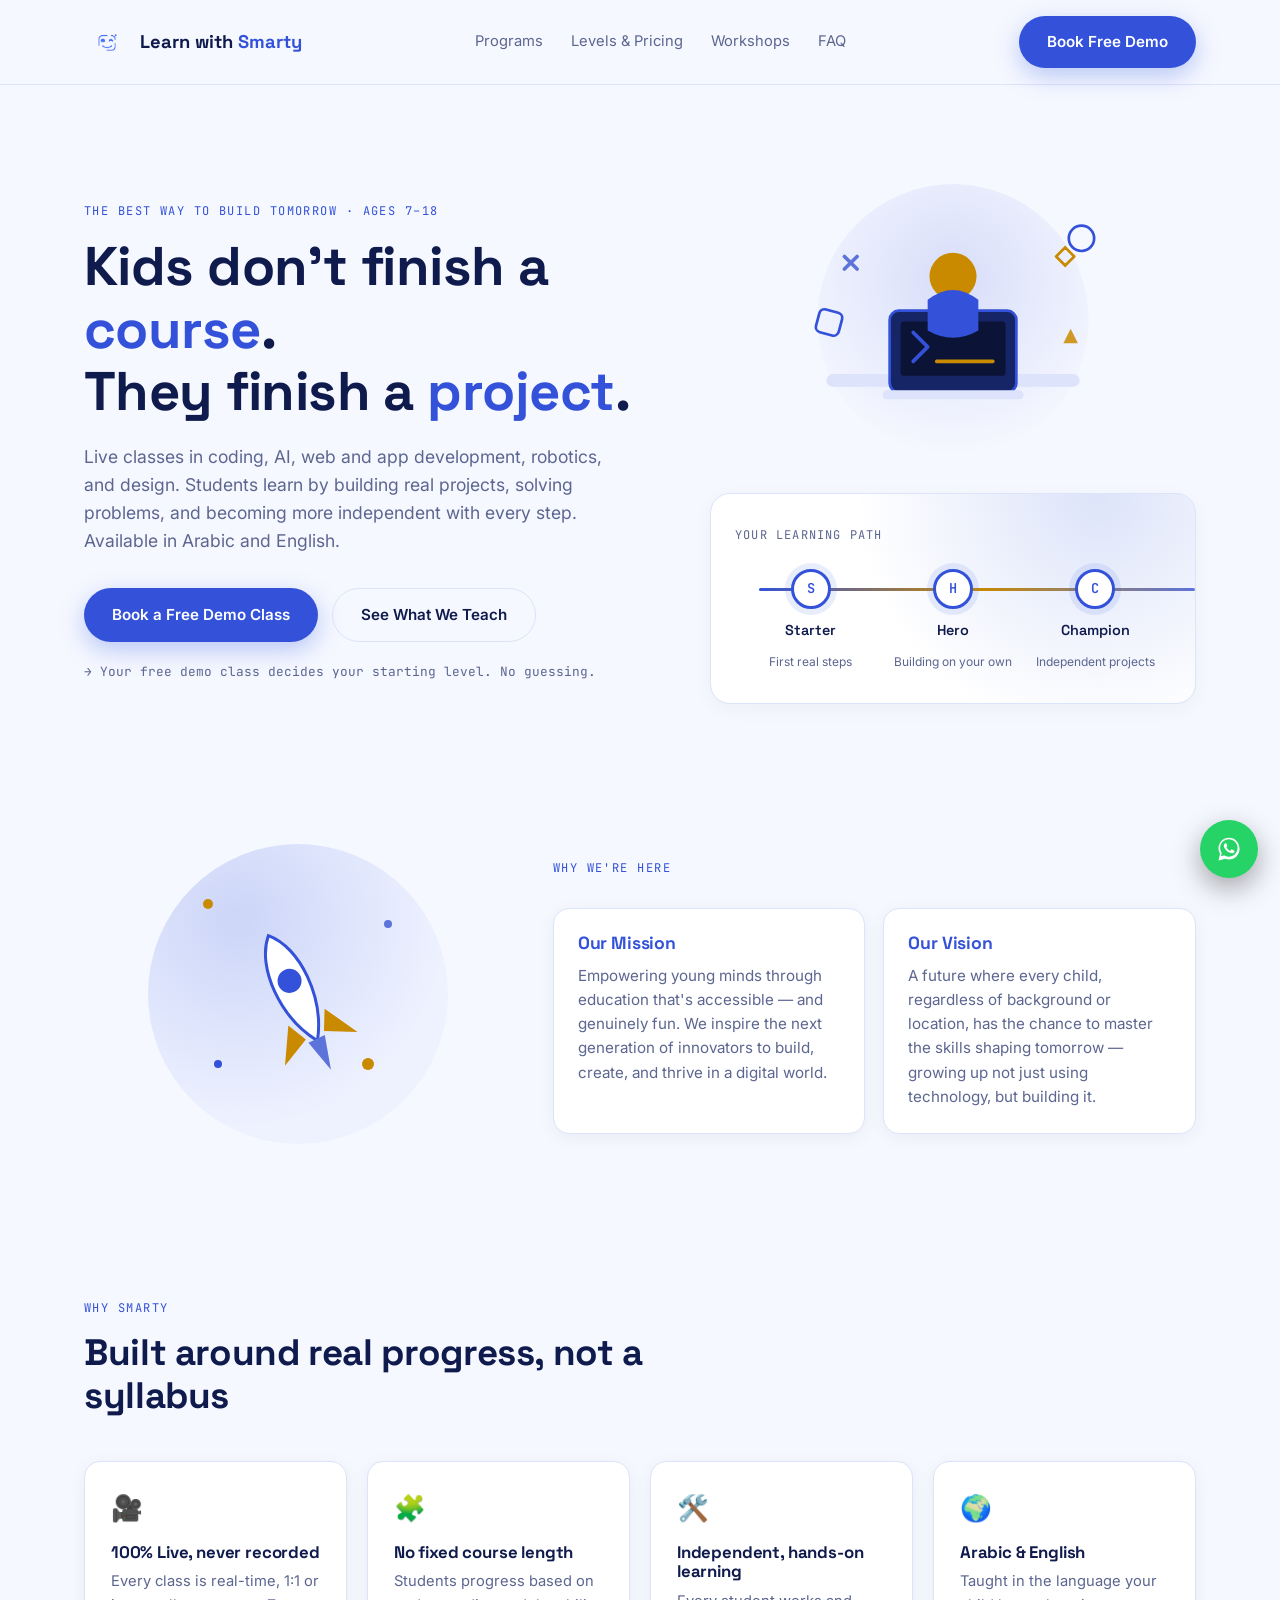
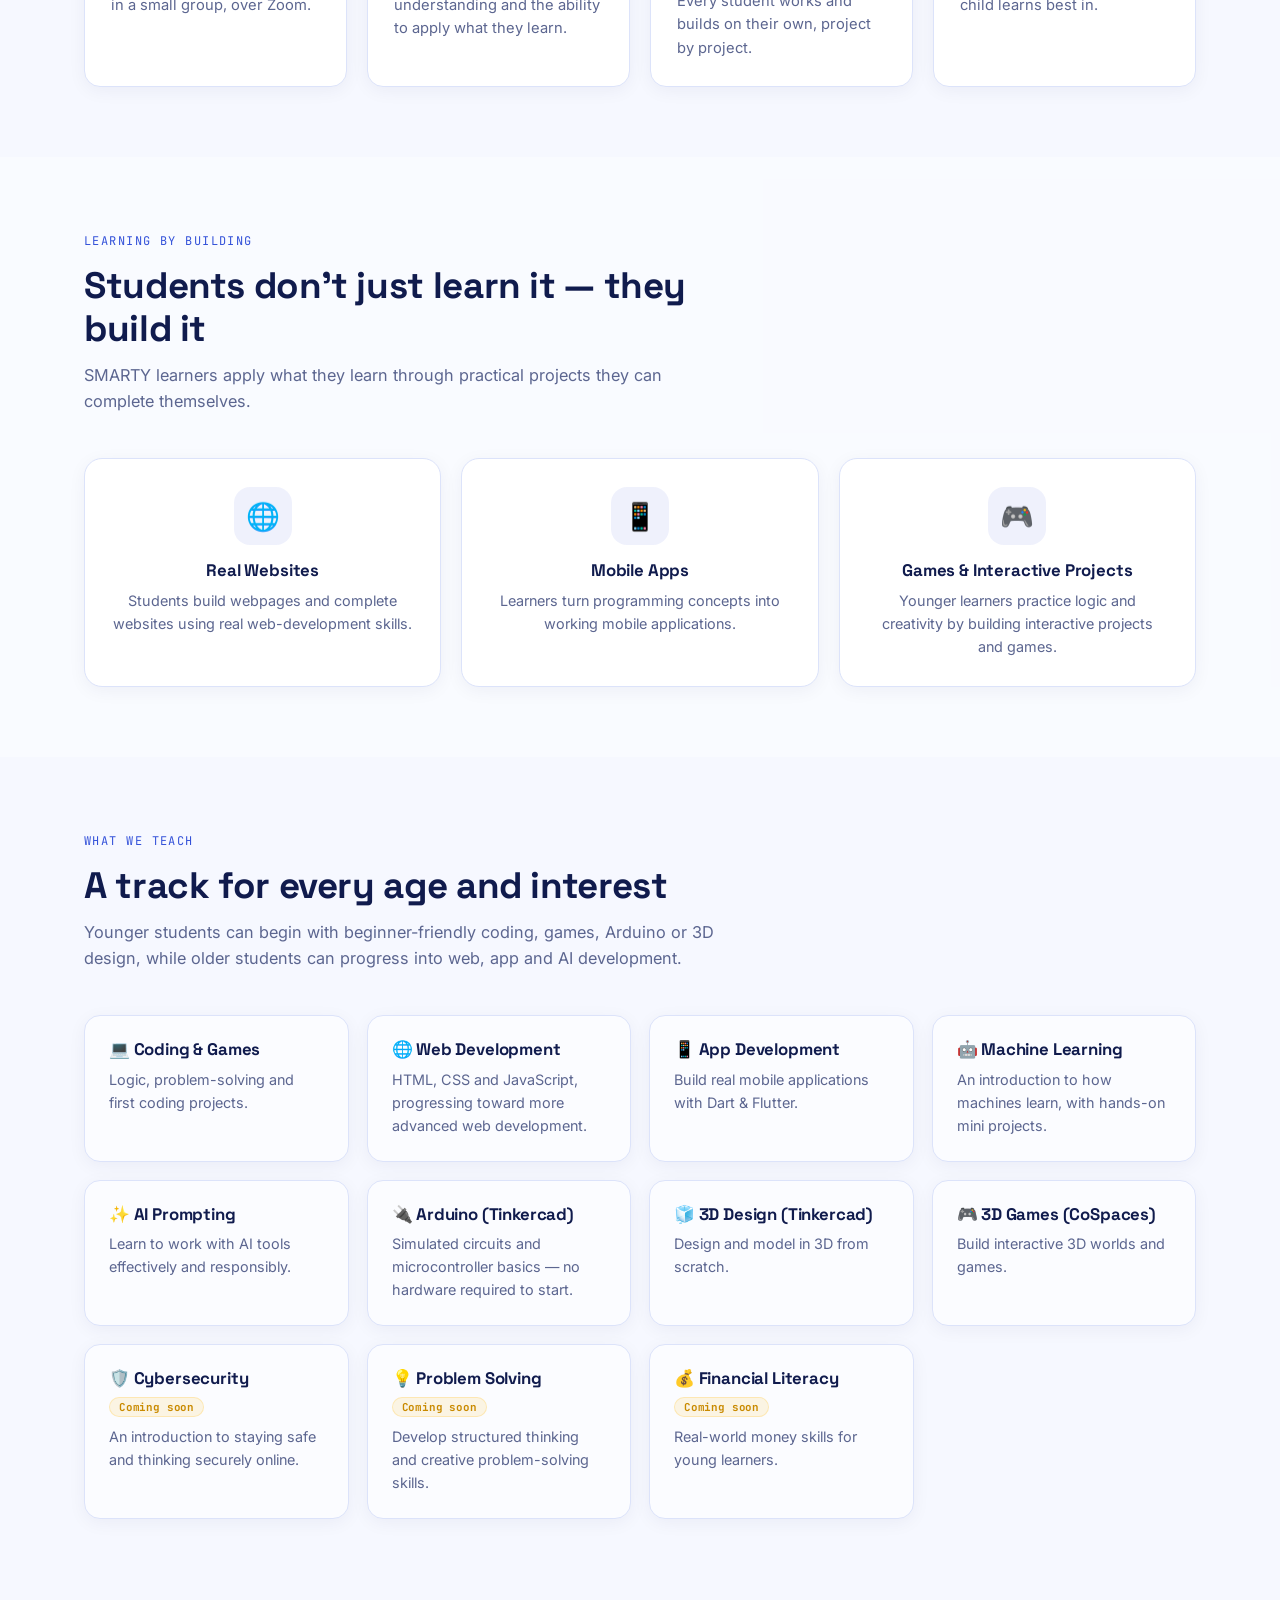
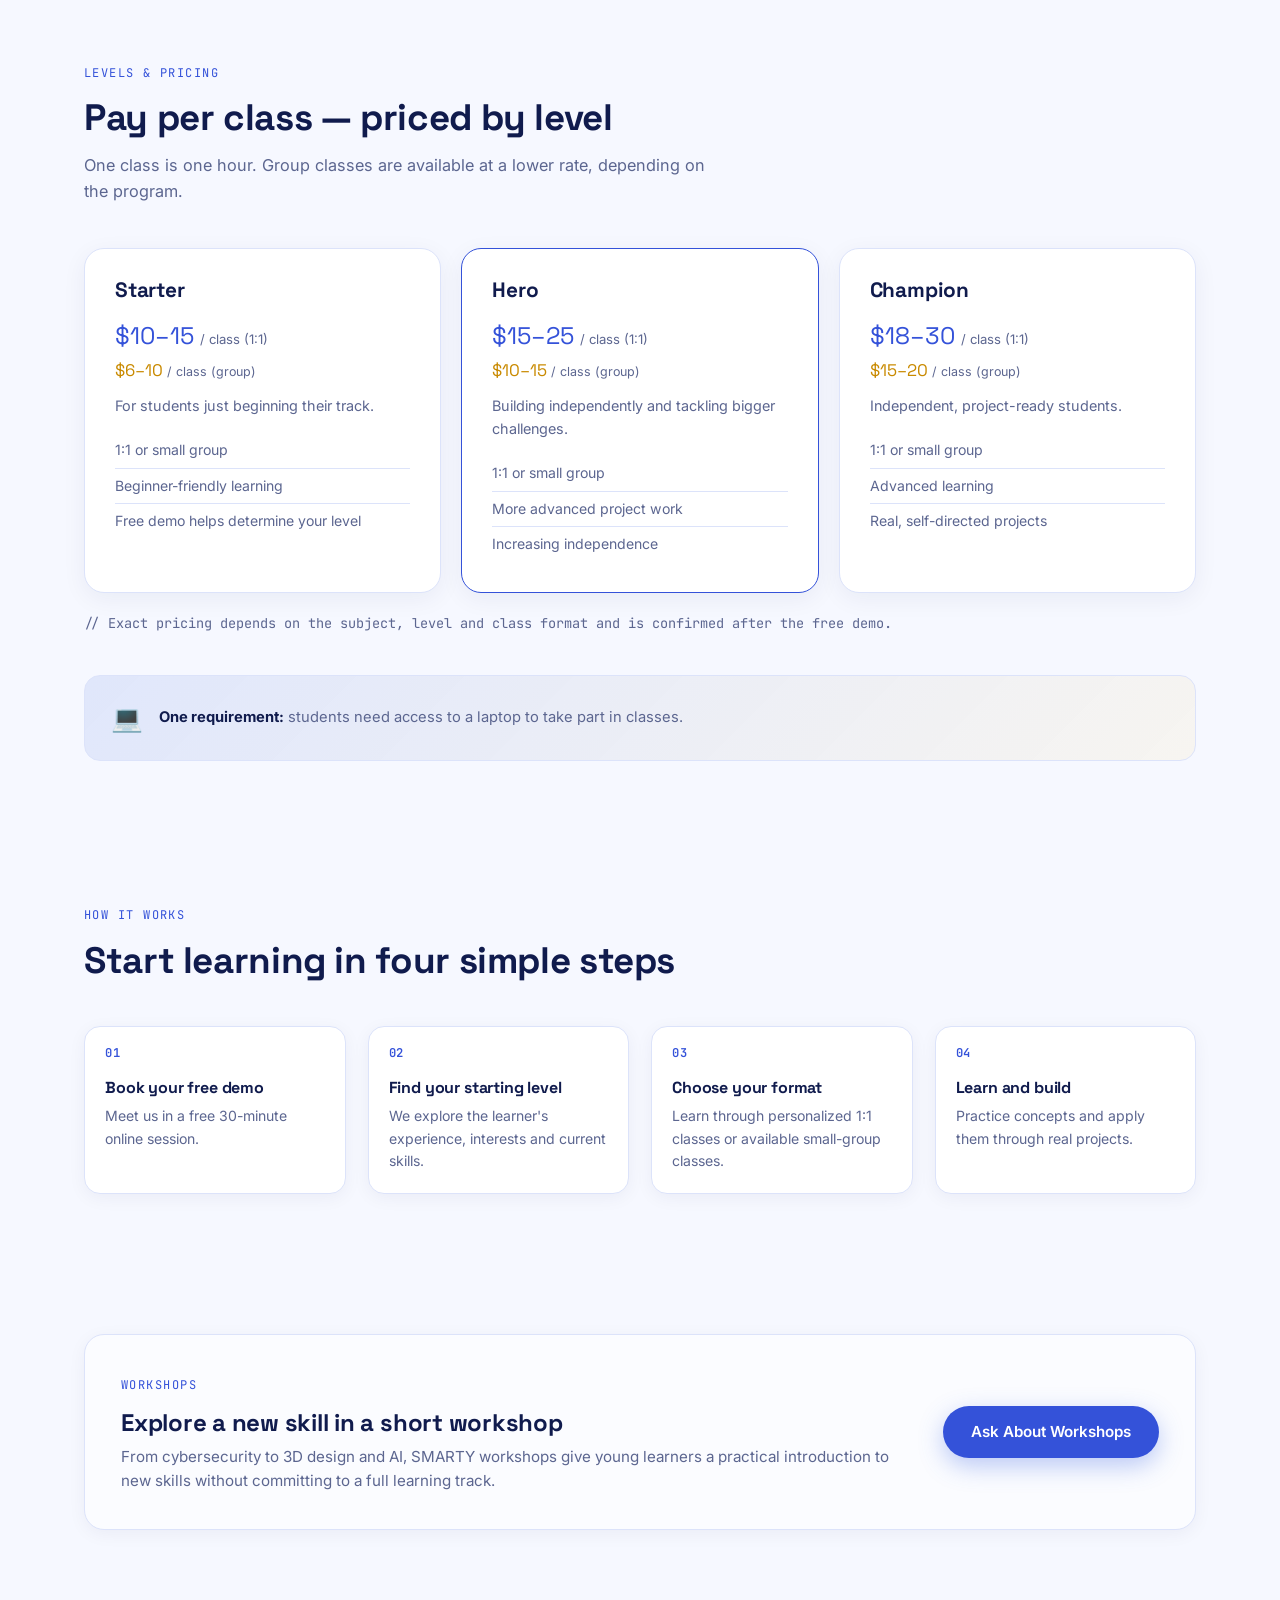
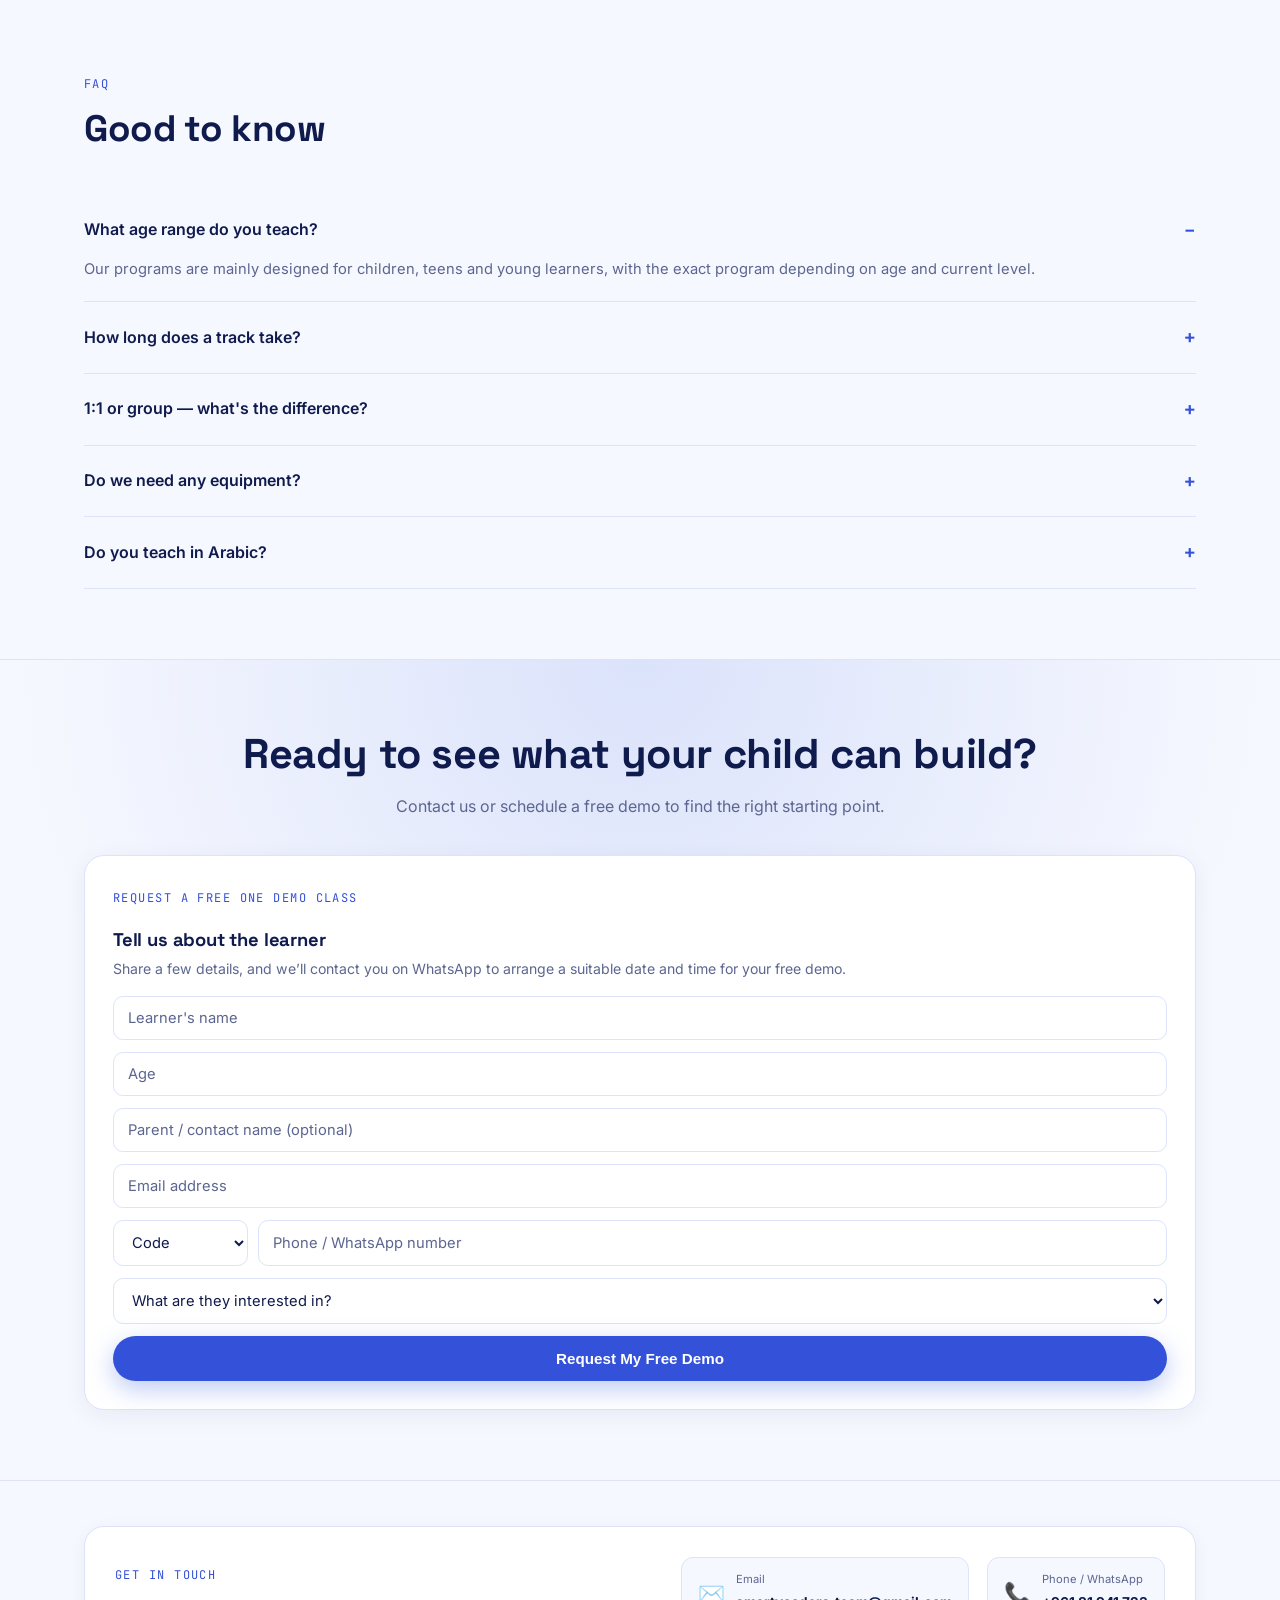
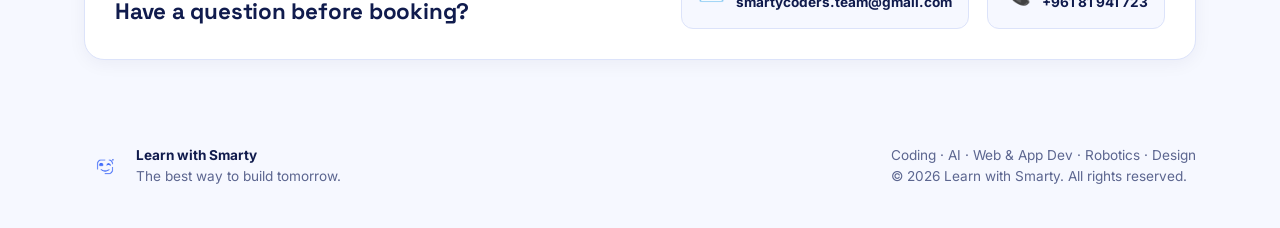
<file: index.html>
<!DOCTYPE html>
<html lang="en">

<head>
    <meta charset="UTF-8">

    <meta name="viewport"
          content="width=device-width, initial-scale=1.0">

    <title>Learn with Smarty — The Best Way to Build Tomorrow | Live Tech Classes for Kids & Teens</title>

    <meta name="description"
          content="Learn with Smarty: live 1:1 and small-group Zoom classes for kids & teens: coding, web development, app development, machine learning, AI, Arduino, 3D design and games. Free demo class decides your level. Arabic & English.">

    <meta name="keywords"
          content="kids coding classes, online coding for kids, live 1:1 tech classes, learn Arduino kids, AI classes for kids, Flutter for kids, kids web development, Arabic coding classes for kids">

    <meta property="og:title"
          content="Smarty — Live Tech Classes for Kids & Teens">

    <meta property="og:description"
          content="1:1 and group live Zoom classes: coding, AI, web & app development, robotics and design. Free demo class.">

    <meta property="og:type"
          content="website">

    <meta name="robots"
          content="index, follow">


    <!-- GOOGLE FONTS -->

    <link rel="preconnect"
          href="https://fonts.googleapis.com">

    <link rel="preconnect"
          href="https://fonts.gstatic.com"
          crossorigin>

    <link href="https://fonts.googleapis.com/css2?family=Space+Grotesk:wght@500;600;700&family=Inter:wght@400;500;600;700&family=JetBrains+Mono:wght@500&display=swap"
          rel="stylesheet">


    <!-- CSS -->
    <link
    rel="stylesheet"
    href="https://cdnjs.cloudflare.com/ajax/libs/font-awesome/6.7.2/css/all.min.css">

    <link rel="stylesheet"
          href="style.css">


    <!-- STRUCTURED DATA -->

    <script type="application/ld+json">
        {
            "@context": "https://schema.org",
            "@type": "EducationalOrganization",
            "name": "Learn with Smarty",
            "slogan": "The best way to build tomorrow",
            "description": "Live 1:1 and group online classes for kids and teens: coding, AI, web and app development, robotics and design.",
            "areaServed": "Worldwide"
        }
    </script>

</head>


<body>


<!-- ====================================================
     NAVIGATION
==================================================== -->

<header>

    <nav>

        <a href="#home"
           class="logo">

            <img src="images/logo.png"
                 alt="Learn with Smarty Logo"
                 class="logo-image">

            <div>
                Learn with
                <span>Smarty</span>
            </div>

        </a>


        <div class="nav-links"
             id="navLinks">

            <a href="#programs">
                Programs
            </a>

            <a href="#levels">
                Levels & Pricing
            </a>

            <a href="#workshops">
                Workshops
            </a>

            <a href="#faq">
                FAQ
            </a>

        </div>


        <div class="nav-right">

            <a href="#book"
               class="btn btn-primary nav-cta">

                Book Free Demo

            </a>


            <button class="menu-btn"
                    id="menuBtn"
                    aria-label="Open menu">

                ☰

            </button>

        </div>

    </nav>

</header>



<main>


<!-- ====================================================
     HERO
==================================================== -->

<section class="hero"
         id="home">

    <div class="wrap hero-grid">


        <!-- HERO CONTENT -->

        <div class="hero-content">


            <span class="eyebrow">

                The Best Way to Build Tomorrow · Ages 7–18

            </span>


            <h1>

                Kids don't finish a

                <em>course</em>.

                <br>

                They finish a

                <em>project</em>.

            </h1>



            <!-- MOBILE HERO ILLUSTRATION -->

            <div class="mobile-hero-visual">

                <svg class="hero-illustration"
                     viewBox="0 0 420 320"
                     xmlns="http://www.w3.org/2000/svg">


                    <circle cx="210"
                            cy="160"
                            r="150"
                            fill="url(#heroGlowMobile)"/>


                    <defs>

                        <radialGradient id="heroGlowMobile"
                                        cx="50%"
                                        cy="35%"
                                        r="65%">

                            <stop offset="0%"
                                  stop-color="#3452D9"
                                  stop-opacity="0.16"/>

                            <stop offset="100%"
                                  stop-color="#3452D9"
                                  stop-opacity="0"/>

                        </radialGradient>

                    </defs>


                    <rect x="70"
                          y="220"
                          width="280"
                          height="14"
                          rx="7"
                          fill="#DCE3FA"/>


                    <rect x="140"
                          y="150"
                          width="140"
                          height="90"
                          rx="10"
                          fill="#152565"
                          stroke="#3452D9"
                          stroke-width="3"/>


                    <rect x="152"
                          y="162"
                          width="116"
                          height="60"
                          rx="4"
                          fill="#0B1436"/>


                    <polyline points="166,206 182,190 166,174"
                              fill="none"
                              stroke="#3452D9"
                              stroke-width="4"
                              stroke-linecap="round"
                              stroke-linejoin="round"/>


                    <line x1="192"
                          y1="206"
                          x2="254"
                          y2="206"
                          stroke="#C98A00"
                          stroke-width="4"
                          stroke-linecap="round"/>


                    <rect x="132"
                          y="238"
                          width="156"
                          height="10"
                          rx="5"
                          fill="#DCE3FA"/>


                    <circle cx="210"
                            cy="112"
                            r="26"
                            fill="#C98A00"/>


                    <path d="M182 138 q28 -22 56 0 l0 34 q-28 16 -56 0 z"
                          fill="#3452D9"/>


                    <g stroke="#C98A00"
                       stroke-width="3"
                       fill="none"
                       stroke-linecap="round">

                        <path d="M330 90 l10 -10 10 10 M330 90 l10 10 10 -10"
                              transform="translate(-6,0)"/>

                    </g>


                    <circle cx="352"
                            cy="70"
                            r="14"
                            fill="none"
                            stroke="#3452D9"
                            stroke-width="3"/>


                    <path d="M90 90 l14 14 M104 90 l-14 14"
                          stroke="#5C74D9"
                          stroke-width="4"
                          stroke-linecap="round"/>


                    <rect x="60"
                          y="150"
                          width="26"
                          height="26"
                          rx="6"
                          fill="none"
                          stroke="#3452D9"
                          stroke-width="3"
                          transform="rotate(15 73 163)"/>


                    <path d="M340 170 l8 16 h-16 z"
                          fill="#C98A00"
                          opacity="0.85"/>

                </svg>

            </div>



            <p class="lead">

               Live classes in coding, AI, web and app development, robotics, and design.

Students learn by building real projects, solving problems, and becoming more independent with every step.

Available in Arabic and English.


            </p>


            <div class="hero-actions">

                <a href="#book"
                   class="btn btn-primary">

                    Book a Free Demo Class

                </a>


                <a href="#programs"
                   class="btn btn-ghost">

                    See What We Teach

                </a>

            </div>


            <div class="hero-note">

                → Your free demo class decides your starting level.
                No guessing.

            </div>

        </div>



        <!-- HERO RIGHT -->

        <div class="hero-right">


            <!-- DESKTOP HERO ILLUSTRATION -->

            <div class="desktop-hero-visual hero-visual">

                <svg class="hero-illustration"
                     viewBox="0 0 420 320"
                     xmlns="http://www.w3.org/2000/svg">


                    <circle cx="210"
                            cy="160"
                            r="150"
                            fill="url(#heroGlowDesktop)"/>


                    <defs>

                        <radialGradient id="heroGlowDesktop"
                                        cx="50%"
                                        cy="35%"
                                        r="65%">

                            <stop offset="0%"
                                  stop-color="#3452D9"
                                  stop-opacity="0.16"/>

                            <stop offset="100%"
                                  stop-color="#3452D9"
                                  stop-opacity="0"/>

                        </radialGradient>

                    </defs>


                    <rect x="70"
                          y="220"
                          width="280"
                          height="14"
                          rx="7"
                          fill="#DCE3FA"/>


                    <rect x="140"
                          y="150"
                          width="140"
                          height="90"
                          rx="10"
                          fill="#152565"
                          stroke="#3452D9"
                          stroke-width="3"/>


                    <rect x="152"
                          y="162"
                          width="116"
                          height="60"
                          rx="4"
                          fill="#0B1436"/>


                    <polyline points="166,206 182,190 166,174"
                              fill="none"
                              stroke="#3452D9"
                              stroke-width="4"
                              stroke-linecap="round"
                              stroke-linejoin="round"/>


                    <line x1="192"
                          y1="206"
                          x2="254"
                          y2="206"
                          stroke="#C98A00"
                          stroke-width="4"
                          stroke-linecap="round"/>


                    <rect x="132"
                          y="238"
                          width="156"
                          height="10"
                          rx="5"
                          fill="#DCE3FA"/>


                    <circle cx="210"
                            cy="112"
                            r="26"
                            fill="#C98A00"/>


                    <path d="M182 138 q28 -22 56 0 l0 34 q-28 16 -56 0 z"
                          fill="#3452D9"/>


                    <g stroke="#C98A00"
                       stroke-width="3"
                       fill="none"
                       stroke-linecap="round">

                        <path d="M330 90 l10 -10 10 10 M330 90 l10 10 10 -10"
                              transform="translate(-6,0)"/>

                    </g>


                    <circle cx="352"
                            cy="70"
                            r="14"
                            fill="none"
                            stroke="#3452D9"
                            stroke-width="3"/>


                    <path d="M90 90 l14 14 M104 90 l-14 14"
                          stroke="#5C74D9"
                          stroke-width="4"
                          stroke-linecap="round"/>


                    <rect x="60"
                          y="150"
                          width="26"
                          height="26"
                          rx="6"
                          fill="none"
                          stroke="#3452D9"
                          stroke-width="3"
                          transform="rotate(15 73 163)"/>


                    <path d="M340 170 l8 16 h-16 z"
                          fill="#C98A00"
                          opacity="0.85"/>

                </svg>

            </div>



            <!-- LEARNING PATH -->

            <div class="path-card">

                <div class="path-title">

                    Your Learning Path

                </div>


                <div class="path-track">

                    <div class="path-line"></div>

                    <div class="path-line-fill"
                         id="pathFill">
                    </div>


                    <div class="path-nodes">


                        <div class="node active">

                            <div class="dot">
                                S
                            </div>

                            <div class="node-label">
                                Starter
                            </div>

                            <div class="node-sub">
                                First real steps
                            </div>

                        </div>


                        <div class="node active">

                            <div class="dot">
                                H
                            </div>

                            <div class="node-label">
                                Hero
                            </div>

                            <div class="node-sub">
                                Building on your own
                            </div>

                        </div>


                        <div class="node active">

                            <div class="dot">
                                C
                            </div>

                            <div class="node-label">
                                Champion
                            </div>

                            <div class="node-sub">
                                Independent projects
                            </div>

                        </div>


                    </div>

                </div>

            </div>


        </div>

    </div>

</section>



<!-- ====================================================
     MISSION & VISION
==================================================== -->

<section id="mission">

    <div class="wrap mission-grid">


        <!-- ROCKET -->

        <svg class="mission-illustration"
             viewBox="0 0 320 320"
             xmlns="http://www.w3.org/2000/svg">


            <circle cx="160"
                    cy="160"
                    r="150"
                    fill="#EEF2FF"/>


            <circle cx="160"
                    cy="160"
                    r="150"
                    fill="url(#missionGlow)"/>


            <defs>

                <radialGradient id="missionGlow"
                                cx="30%"
                                cy="25%"
                                r="70%">

                    <stop offset="0%"
                          stop-color="#3452D9"
                          stop-opacity="0.18"/>

                    <stop offset="100%"
                          stop-color="#3452D9"
                          stop-opacity="0"/>

                </radialGradient>

            </defs>


            <g transform="translate(160 165) rotate(-25)">

                <path d="M0 -70 C24 -46 24 10 0 46 C-24 10 -24 -46 0 -70Z"
                      fill="#FFFFFF"
                      stroke="#3452D9"
                      stroke-width="3"/>

                <circle cx="0"
                        cy="-20"
                        r="12"
                        fill="#3452D9"/>

                <path d="M-20 20 L-40 55 L-10 40Z"
                      fill="#C98A00"/>

                <path d="M20 20 L40 55 L10 40Z"
                      fill="#C98A00"/>

                <path d="M-9 44 L0 78 L9 44Z"
                      fill="#5C74D9"/>

            </g>


            <circle cx="70"
                    cy="70"
                    r="5"
                    fill="#C98A00"/>

            <circle cx="250"
                    cy="90"
                    r="4"
                    fill="#5C74D9"/>

            <circle cx="230"
                    cy="230"
                    r="6"
                    fill="#C98A00"/>

            <circle cx="80"
                    cy="230"
                    r="4"
                    fill="#3452D9"/>

        </svg>



        <!-- MISSION CONTENT -->

        <div class="mission-content">

            <span class="eyebrow">
                Why We're Here
            </span>


            <div class="mv-grid">


                <div class="mv-card">

                    <h3>
                        Our Mission
                    </h3>

                    <p>

                        Empowering young minds through education
                        that's accessible — and genuinely fun.

                        We inspire the next generation of innovators
                        to build, create, and thrive in a digital world.

                    </p>

                </div>


                <div class="mv-card">

                    <h3>
                        Our Vision
                    </h3>

                    <p>

                        A future where every child, regardless of
                        background or location, has the chance to master
                        the skills shaping tomorrow — growing up not just
                        using technology, but building it.

                    </p>

                </div>


            </div>

        </div>


    </div>

</section>



<!-- ====================================================
     WHY SMARTY
==================================================== -->

<section id="why">

    <div class="wrap">


        <div class="section-head">

            <span class="eyebrow">
                Why Smarty
            </span>

            <h2>
                Built around real progress, not a syllabus
            </h2>

        </div>


        <div class="grid-4">


            <div class="why-card">

                <div class="ico">
                    🎥
                </div>

                <h3>
                    100% Live, never recorded
                </h3>

                <p>

                    Every class is real-time,
                    1:1 or in a small group, over Zoom.

                </p>

            </div>


            <div class="why-card">

                <div class="ico">
                    🧩
                </div>

                <h3>
                    No fixed course length
                </h3>

                <p>

                    Students progress based on understanding
                    and the ability to apply what they learn.

                </p>

            </div>


            <div class="why-card">

                <div class="ico">
                    🛠️
                </div>

                <h3>
                    Independent, hands-on learning
                </h3>

                <p>

                    Every student works and builds on their own,
                    project by project.

                </p>

            </div>


            <div class="why-card">

                <div class="ico">
                    🌍
                </div>

                <h3>
                    Arabic & English
                </h3>

                <p>

                    Taught in the language your child learns best in.

                </p>

            </div>


        </div>

    </div>

</section>



<!-- ====================================================
     SOCIAL PROOF
==================================================== -->

<section id="results">

    <div class="wrap">


        <div class="section-head">

            <span class="eyebrow">
                Learning By Building
            </span>

            <h2>
                Students don't just learn it — they build it
            </h2>

            <p>

                SMARTY learners apply what they learn through
                practical projects they can complete themselves.

            </p>

        </div>



        <div class="proof-grid">


            <div class="proof-card">

                <div class="proof-icon">
                    🌐
                </div>

                <h3>
                    Real Websites
                </h3>

                <p>

                    Students build webpages and complete websites
                    using real web-development skills.

                </p>

            </div>


            <div class="proof-card">

                <div class="proof-icon">
                    📱
                </div>

                <h3>
                    Mobile Apps
                </h3>

                <p>

                    Learners turn programming concepts into
                    working mobile applications.

                </p>

            </div>


            <div class="proof-card">

                <div class="proof-icon">
                    🎮
                </div>

                <h3>
                    Games & Interactive Projects
                </h3>

                <p>

                    Younger learners practice logic and creativity
                    by building interactive projects and games.

                </p>

            </div>


        </div>

    </div>

</section>



<!-- ====================================================
     PROGRAMS
==================================================== -->

<section id="programs">

    <div class="wrap">


        <div class="section-head">

            <span class="eyebrow">
                What We Teach
            </span>

            <h2>
                A track for every age and interest
            </h2>

            <p>

                Younger students can begin with beginner-friendly
                coding, games, Arduino or 3D design, while older
                students can progress into web, app and AI development.

            </p>

        </div>



        <div class="prog-grid">


            <div class="prog-card">

                <h3>
                    💻 Coding & Games
                </h3>

                <p>
                    Logic, problem-solving and first coding projects.
                </p>

            </div>


            <div class="prog-card">

                <h3>
                    🌐 Web Development
                </h3>

                <p>
                    HTML, CSS and JavaScript,
                    progressing toward more advanced web development.
                </p>

            </div>


            <div class="prog-card">

                <h3>
                    📱 App Development
                </h3>

                <p>
                    Build real mobile applications with Dart & Flutter.
                </p>

            </div>


            <div class="prog-card">

                <h3>
                    🤖 Machine Learning
                </h3>

                <p>
                    An introduction to how machines learn,
                    with hands-on mini projects.
                </p>

            </div>


            <div class="prog-card">

                <h3>
                    ✨ AI Prompting
                </h3>

                <p>
                    Learn to work with AI tools effectively
                    and responsibly.
                </p>

            </div>


            <div class="prog-card">

                <h3>
                    🔌 Arduino (Tinkercad)
                </h3>

                <p>
                    Simulated circuits and microcontroller basics —
                    no hardware required to start.
                </p>

            </div>


            <div class="prog-card">

                <h3>
                    🧊 3D Design (Tinkercad)
                </h3>

                <p>
                    Design and model in 3D from scratch.
                </p>

            </div>


            <div class="prog-card">

                <h3>
                    🎮 3D Games (CoSpaces)
                </h3>

                <p>
                    Build interactive 3D worlds and games.
                </p>

            </div>


            <div class="prog-card">

                <h3>
                    🛡️ Cybersecurity

                    <span class="tag-soon">
                        Coming soon
                    </span>
                </h3>

                <p>
                    An introduction to staying safe and thinking
                    securely online.
                </p>

            </div>


            <div class="prog-card">

                <h3>
                    💡 Problem Solving

                    <span class="tag-soon">
                        Coming soon
                    </span>
                </h3>

                <p>
                    Develop structured thinking and creative
                    problem-solving skills.
                </p>

            </div>


            <div class="prog-card">

                <h3>
                    💰 Financial Literacy

                    <span class="tag-soon">
                        Coming soon
                    </span>
                </h3>

                <p>
                    Real-world money skills for young learners.
                </p>

            </div>


        </div>


        <!-- MOBILE SHOW MORE BUTTON -->

        <button class="btn btn-ghost programs-toggle"
                id="programsToggle">

            Show More Programs ↓

        </button>


    </div>

</section>



<!-- ====================================================
     LEVELS & PRICING
==================================================== -->

<section id="levels">

    <div class="wrap">


        <div class="section-head">

            <span class="eyebrow">
                Levels & Pricing
            </span>

            <h2>
                Pay per class — priced by level
            </h2>

            <p>

                One class is one hour.
                Group classes are available at a lower rate,
                depending on the program.

            </p>

        </div>



        <div class="level-grid">


            <!-- STARTER -->

            <div class="level-card">

                <h3>
                    Starter
                </h3>


                <div class="price">

                    $10–15

                    <span>
                        / class (1:1)
                    </span>

                </div>


                <div class="price-group">

                    $6–10

                    <span>
                        / class (group)
                    </span>

                </div>


                <p class="level-description">

                    For students just beginning their track.

                </p>


                <ul>

                    <li>
                        1:1 or small group
                    </li>

                    <li>
                        Beginner-friendly learning
                    </li>

                    <li>
                        Free demo helps determine your level
                    </li>

                </ul>

            </div>



            <!-- HERO -->

            <div class="level-card featured-level">

                <h3>
                    Hero
                </h3>


                <div class="price">

                    $15–25

                    <span>
                        / class (1:1)
                    </span>

                </div>


                <div class="price-group">

                    $10–15

                    <span>
                        / class (group)
                    </span>

                </div>


                <p class="level-description">

                    Building independently and tackling
                    bigger challenges.

                </p>


                <ul>

                    <li>
                        1:1 or small group
                    </li>

                    <li>
                        More advanced project work
                    </li>

                    <li>
                        Increasing independence
                    </li>

                </ul>

            </div>



            <!-- CHAMPION -->

            <div class="level-card">

                <h3>
                    Champion
                </h3>


                <div class="price">

                    $18–30

                    <span>
                        / class (1:1)
                    </span>

                </div>


                <div class="price-group">

                    $15–20

                    <span>
                        / class (group)
                    </span>

                </div>


                <p class="level-description">

                    Independent, project-ready students.

                </p>


                <ul>

                    <li>
                        1:1 or small group
                    </li>

                    <li>
                        Advanced learning
                    </li>

                    <li>
                        Real, self-directed projects
                    </li>

                </ul>

            </div>


        </div>



        <div class="price-note">

            // Exact pricing depends on the subject,
            level and class format and is confirmed after the free demo.

        </div>



        <div class="callout">

            <div class="ico">
                💻
            </div>

            <p>

                <strong>One requirement:</strong>

                students need access to a laptop
                to take part in classes.

            </p>

        </div>


    </div>

</section>



<!-- ====================================================
     HOW IT WORKS
==================================================== -->

<section id="how">

    <div class="wrap">


        <div class="section-head">

            <span class="eyebrow">
                How It Works
            </span>

            <h2>
                Start learning in four simple steps
            </h2>

        </div>



        <div class="steps">


            <div class="step">

                <h3>
                    Book your free demo
                </h3>

                <p>
                    Meet us in a free 30-minute online session.
                </p>

            </div>


            <div class="step">

                <h3>
                    Find your starting level
                </h3>

                <p>
                    We explore the learner's experience,
                    interests and current skills.
                </p>

            </div>


            <div class="step">

                <h3>
                    Choose your format
                </h3>

                <p>
                    Learn through personalized 1:1 classes
                    or available small-group classes.
                </p>

            </div>


            <div class="step">

                <h3>
                    Learn and build
                </h3>

                <p>
                    Practice concepts and apply them through
                    real projects.
                </p>

            </div>


        </div>

    </div>

</section>



<!-- ====================================================
     WORKSHOPS
==================================================== -->

<section id="workshops">

    <div class="wrap">


        <div class="workshop-banner">


            <div>

                <span class="eyebrow">
                    Workshops
                </span>

                <h2>
                    Explore a new skill in a short workshop
                </h2>

                <p>

                    From cybersecurity to 3D design and AI,
                    SMARTY workshops give young learners a practical
                    introduction to new skills without committing
                    to a full learning track.

                </p>

            </div>


        <a href="#"
   class="btn btn-primary"
   id="workshopWhatsApp">
    Ask About Workshops
</a>


        </div>

    </div>

</section>



<!-- ====================================================
     FAQ
==================================================== -->

<section id="faq">

    <div class="wrap">


        <div class="section-head">

            <span class="eyebrow">
                FAQ
            </span>

            <h2>
                Good to know
            </h2>

        </div>



        <details class="faq-item"
                 open>

            <summary>
                What age range do you teach?
            </summary>

            <p>

                Our programs are mainly designed for children,
                teens and young learners, with the exact program
                depending on age and current level.

            </p>

        </details>


        <details class="faq-item">

            <summary>
                How long does a track take?
            </summary>

            <p>

                There is no single fixed duration for every student.
                Progress depends on the learner's level, subject,
                pace and ability to apply what they learn independently.

            </p>

        </details>


        <details class="faq-item">

            <summary>
                1:1 or group — what's the difference?
            </summary>

            <p>

                1:1 is fully personalized to the student's pace.
                Group classes cover the same subject in a small-group
                environment at a lower fee when available.

            </p>

        </details>


        <details class="faq-item">

            <summary>
                Do we need any equipment?
            </summary>

            <p>

                Students need a laptop and an internet connection.
                Many programs use online tools and simulators.

            </p>

        </details>


        <details class="faq-item">

            <summary>
                Do you teach in Arabic?
            </summary>

            <p>

                Yes — classes are available in both
                Arabic and English.

            </p>

        </details>


    </div>

</section>



<!-- ====================================================
     CONTACT & BOOK DEMO
==================================================== -->

<section class="final-cta"
         id="book">

    <div class="wrap">


        <h2>

            Ready to see what your child can build?

        </h2>


        <p>

            Contact us or schedule a free demo
            to find the right starting point.

        </p>



        <div class="book-grid">


            <!-- CONTACT FORM -->

            <div class="book-card">


                <div class="eyebrow">
                  Request a Free One Demo Class
                </div>


                <h3>
                    Tell us about the learner
                </h3>


                <p class="book-sub">

                    Share a few details, and we’ll contact you on WhatsApp to arrange 
                    a suitable date and time for your free demo.

                </p>



               <form class="book-form"
      id="contactForm">

    <input type="text"
           id="studentName"
           placeholder="Learner's name"
           required>

    <input type="number"
           id="studentAge"
           placeholder="Age"
           min="7"
           max="25"
           required>

    <input type="text"
           id="parentName"
           placeholder="Parent / contact name (optional)">

    <input type="email"
           id="email"
           placeholder="Email address"
           required>

   <div class="phone-row">

    <select id="countryCode"
            required
            aria-label="Country code">

        <option value="" disabled selected>
            Code
        </option>

        <option value="+961">🇱🇧 +961</option>
        <option value="+966">🇸🇦 +966</option>
        <option value="+971">🇦🇪 +971</option>
        <option value="+974">🇶🇦 +974</option>
        <option value="+965">🇰🇼 +965</option>
        <option value="+973">🇧🇭 +973</option>
        <option value="+968">🇴🇲 +968</option>
        <option value="+962">🇯🇴 +962</option>
        <option value="+20">🇪🇬 +20</option>
        <option value="+970">🇵🇸 +970</option>
        <option value="+44">🇬🇧 +44</option>
        <option value="+1">🇺🇸 / 🇨🇦 +1</option>
        <option value="+33">🇫🇷 +33</option>
        <option value="+49">🇩🇪 +49</option>
        <option value="+90">🇹🇷 +90</option>
    </select>

    <input type="tel"
           id="phone"
           placeholder="Phone / WhatsApp number"
           inputmode="tel"
           required>

</div>

    <select id="subjectInterest"
            required>

        <option value=""
                disabled
                selected>
            What are they interested in?
        </option>

        <option>Coding & Games</option>
        <option>Web Development</option>
        <option>App Development</option>
        <option>Machine Learning</option>
        <option>AI Prompting</option>
        <option>Arduino</option>
        <option>3D Design</option>
        <option>3D Games</option>
        <option>Not sure yet</option>

    </select>

    <button type="submit"
            class="btn btn-primary form-button">
        Request My Free Demo
    </button>

</form>

            </div>



            <!-- CALENDAR -->
<!--
            <div class="book-card schedule-card">


                <div class="eyebrow">
                    Schedule a Demo
                </div>


                <h3>
                    Choose a time that works for you
                </h3>


                <p class="book-sub">

                    Prefer to choose a time yourself?
                    Select an available demo slot directly
                    from our calendar.

                </p>


                <div class="calendar-visual">
                    📅
                </div>


                <h4>
                    Free Demo Session
                </h4>


                <p class="schedule-description">

                    Meet us, explore the learner's interests,
                    and identify the right program and starting level.

                </p>


                <a href="#"
                   id="calendarButton"
                   class="btn btn-ghost form-button">

                    Choose a Demo Time →

                </a>


                <p class="calendar-note">

                    Prefer to message us first?
                    Use the WhatsApp button in the corner.

                </p>


            </div>


         -->
</div>
    </div>

</section>



<!-- ====================================================
     DIRECT CONTACT DETAILS
==================================================== -->

<section class="contact-info-section"
         id="contact">


    <div class="wrap">


        <div class="contact-info-card">


            <div>

                <span class="eyebrow">
                    Get In Touch
                </span>

                <h2>
                    Have a question before booking?
                </h2>

            </div>



            <div class="contact-methods">


                <!-- CHANGE THIS EMAIL -->

                <a href="mailto:smartycoders.team@gmail.com"
                   class="contact-method">

                    <span>
                        ✉️
                    </span>

                    <div>

                        <small>
                            Email
                        </small>

                        <strong>
                            smartycoders.team@gmail.com
                        </strong>

                    </div>

                </a>



                <!-- CHANGE THIS PHONE NUMBER -->

                <a href="tel:+96181941723"
                   class="contact-method">

                    <span>
                        📞
                    </span>

                    <div>

                        <small>
                            Phone / WhatsApp
                        </small>

                        <strong>
                            +961 81 941 723
                        </strong>

                    </div>

                </a>


            </div>


        </div>

    </div>

</section>


</main>



<!-- ====================================================
     WHATSAPP FLOATING BUTTON
==================================================== -->

<a href="#"
   target="_blank"
   rel="noopener"
   class="wa-float"
   id="whatsappButton"
   aria-label="Chat with Learn with Smarty on WhatsApp">


    <svg viewBox="0 0 32 32"
         width="28"
         height="28"
         fill="#fff">

        <path d="M16.02 3C9.4 3 4 8.4 4 15.02c0 2.24.62 4.4 1.8 6.3L4 29l7.86-1.76a12 12 0 0 0 4.16.74h.01c6.62 0 12.02-5.4 12.02-12.02C28.05 8.4 22.65 3 16.02 3zm0 21.9h-.01a9.9 9.9 0 0 1-5.05-1.39l-.36-.21-3.75.84.8-3.66-.24-.38a9.86 9.86 0 0 1-1.51-5.28c0-5.46 4.45-9.9 9.93-9.9 2.65 0 5.14 1.03 7.01 2.9a9.85 9.85 0 0 1 2.9 7.01c0 5.47-4.45 9.92-9.92 9.92l.2.15zm5.44-7.43c-.3-.15-1.76-.87-2.03-.97-.27-.1-.47-.15-.67.15-.2.3-.77.97-.94 1.17-.17.2-.35.22-.65.07-.3-.15-1.24-.46-2.36-1.46-.87-.78-1.46-1.74-1.63-2.04-.17-.3-.02-.46.13-.6.13-.13.3-.35.45-.52.15-.17.2-.3.3-.5.1-.2.05-.37-.02-.52-.07-.15-.67-1.6-.91-2.2-.24-.58-.48-.5-.67-.5-.17 0-.37-.02-.57-.02s-.52.07-.8.37c-.27.3-1.05 1.03-1.05 2.5s1.08 2.9 1.23 3.1c.15.2 2.13 3.25 5.17 4.56.72.31 1.29.5 1.73.63.73.23 1.39.2 1.91.12.58-.09 1.76-.72 2.01-1.41.25-.7.25-1.29.17-1.41-.07-.12-.27-.2-.57-.35z"/>

    </svg>

</a>



<!-- ====================================================
     FOOTER
==================================================== -->
<footer>

    <div class="wrap foot-grid">

        <div class="footer-logo">

            <img src="images/logo.png"
                 alt="Learn with Smarty Logo">

            <div>

                <strong>
                    Learn with Smarty
                </strong>

                <div>
                    The best way to build tomorrow.
                </div>

            </div>

        </div>

<!--
        <div class="footer-socials">

            <a href="YOUR_INSTAGRAM_LINK"
               target="_blank"
               rel="noopener"
               aria-label="Instagram">

                <i class="fa-brands fa-instagram"></i>

            </a>


            <a href="YOUR_TIKTOK_LINK"
               target="_blank"
               rel="noopener"
               aria-label="TikTok">

                <i class="fa-brands fa-tiktok"></i>

            </a>


            <a href="YOUR_FACEBOOK_LINK"
               target="_blank"
               rel="noopener"
               aria-label="Facebook">

                <i class="fa-brands fa-facebook-f"></i>

            </a>


            <a href="YOUR_LINKEDIN_LINK"
               target="_blank"
               rel="noopener"
               aria-label="LinkedIn">

                <i class="fa-brands fa-linkedin-in"></i>

            </a>

        </div>
-->

        <div class="footer-right">

            <div>
                Coding · AI · Web & App Dev · Robotics · Design
            </div>

            <div>
                © 2026 Learn with Smarty. All rights reserved.
            </div>

        </div>

    </div>

</footer>

<!-- JAVASCRIPT -->

<script src="script.js"></script>


</body>

</html>
</file>
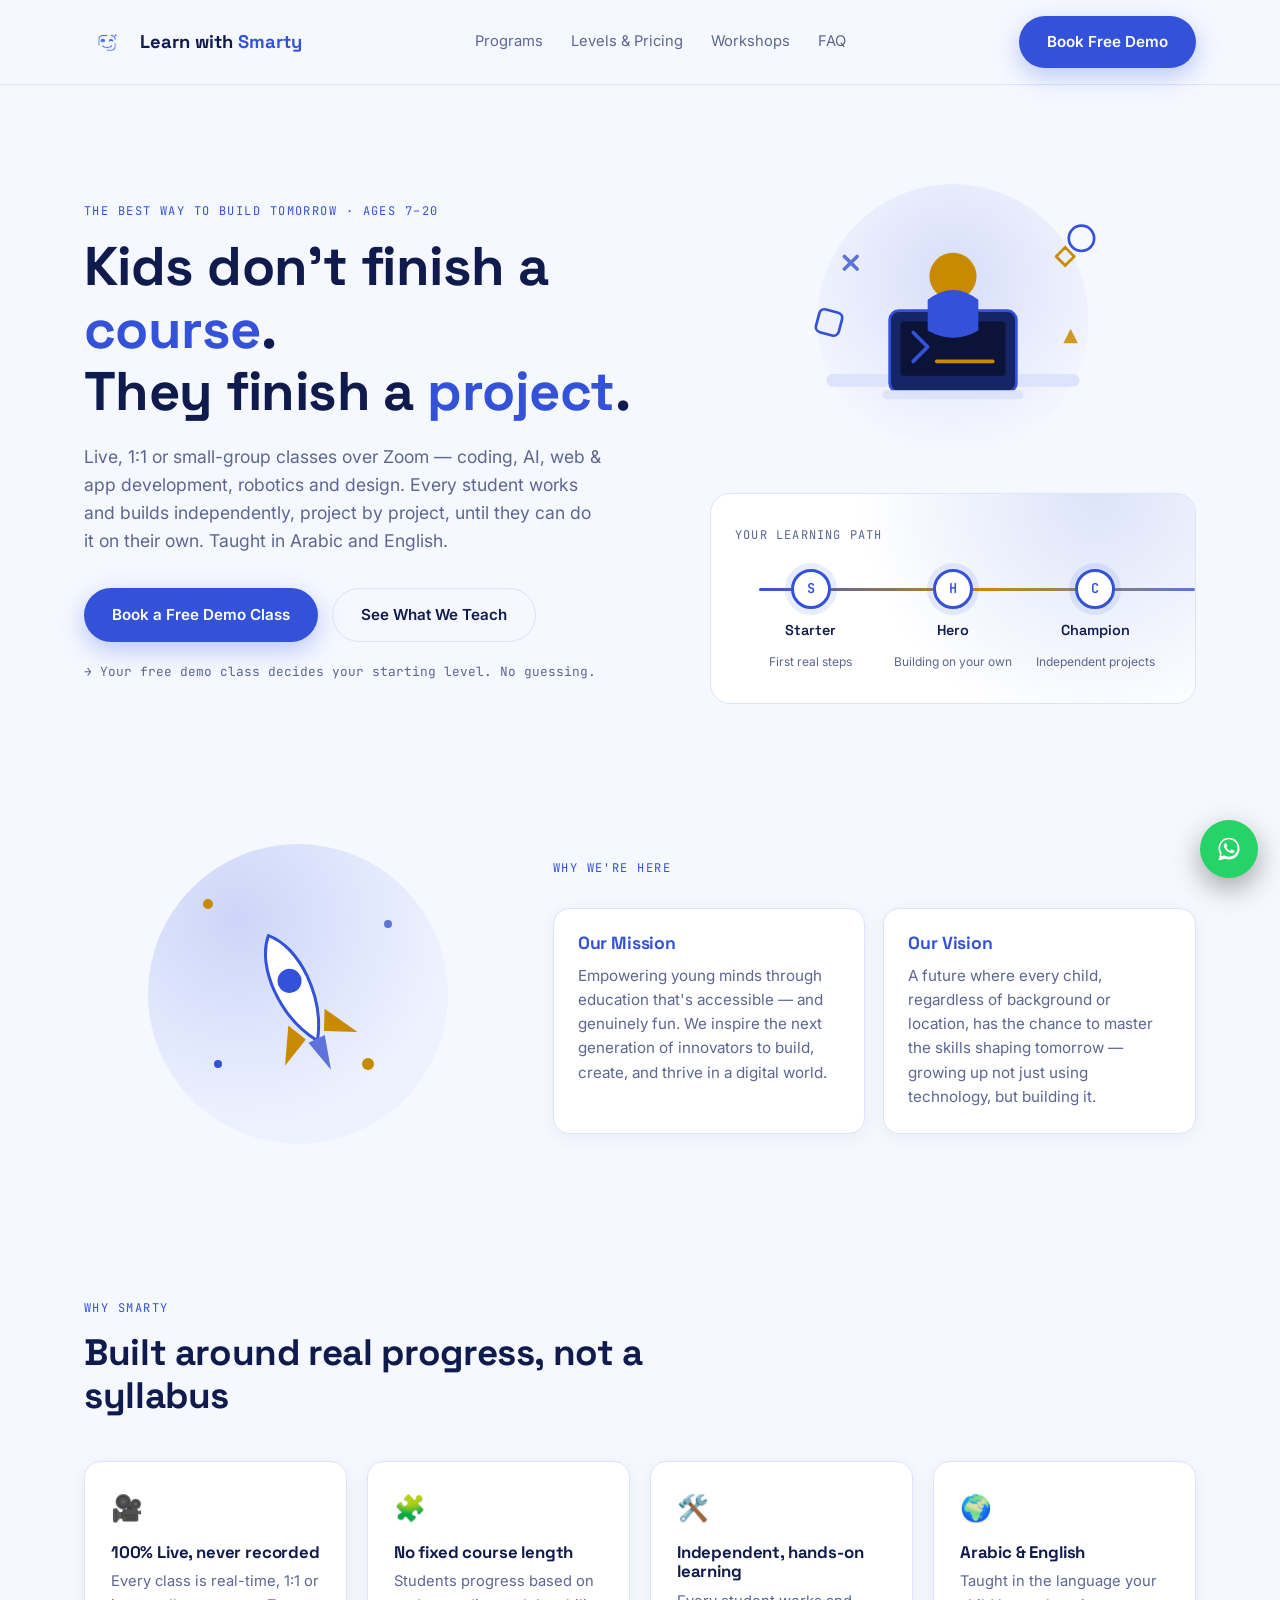
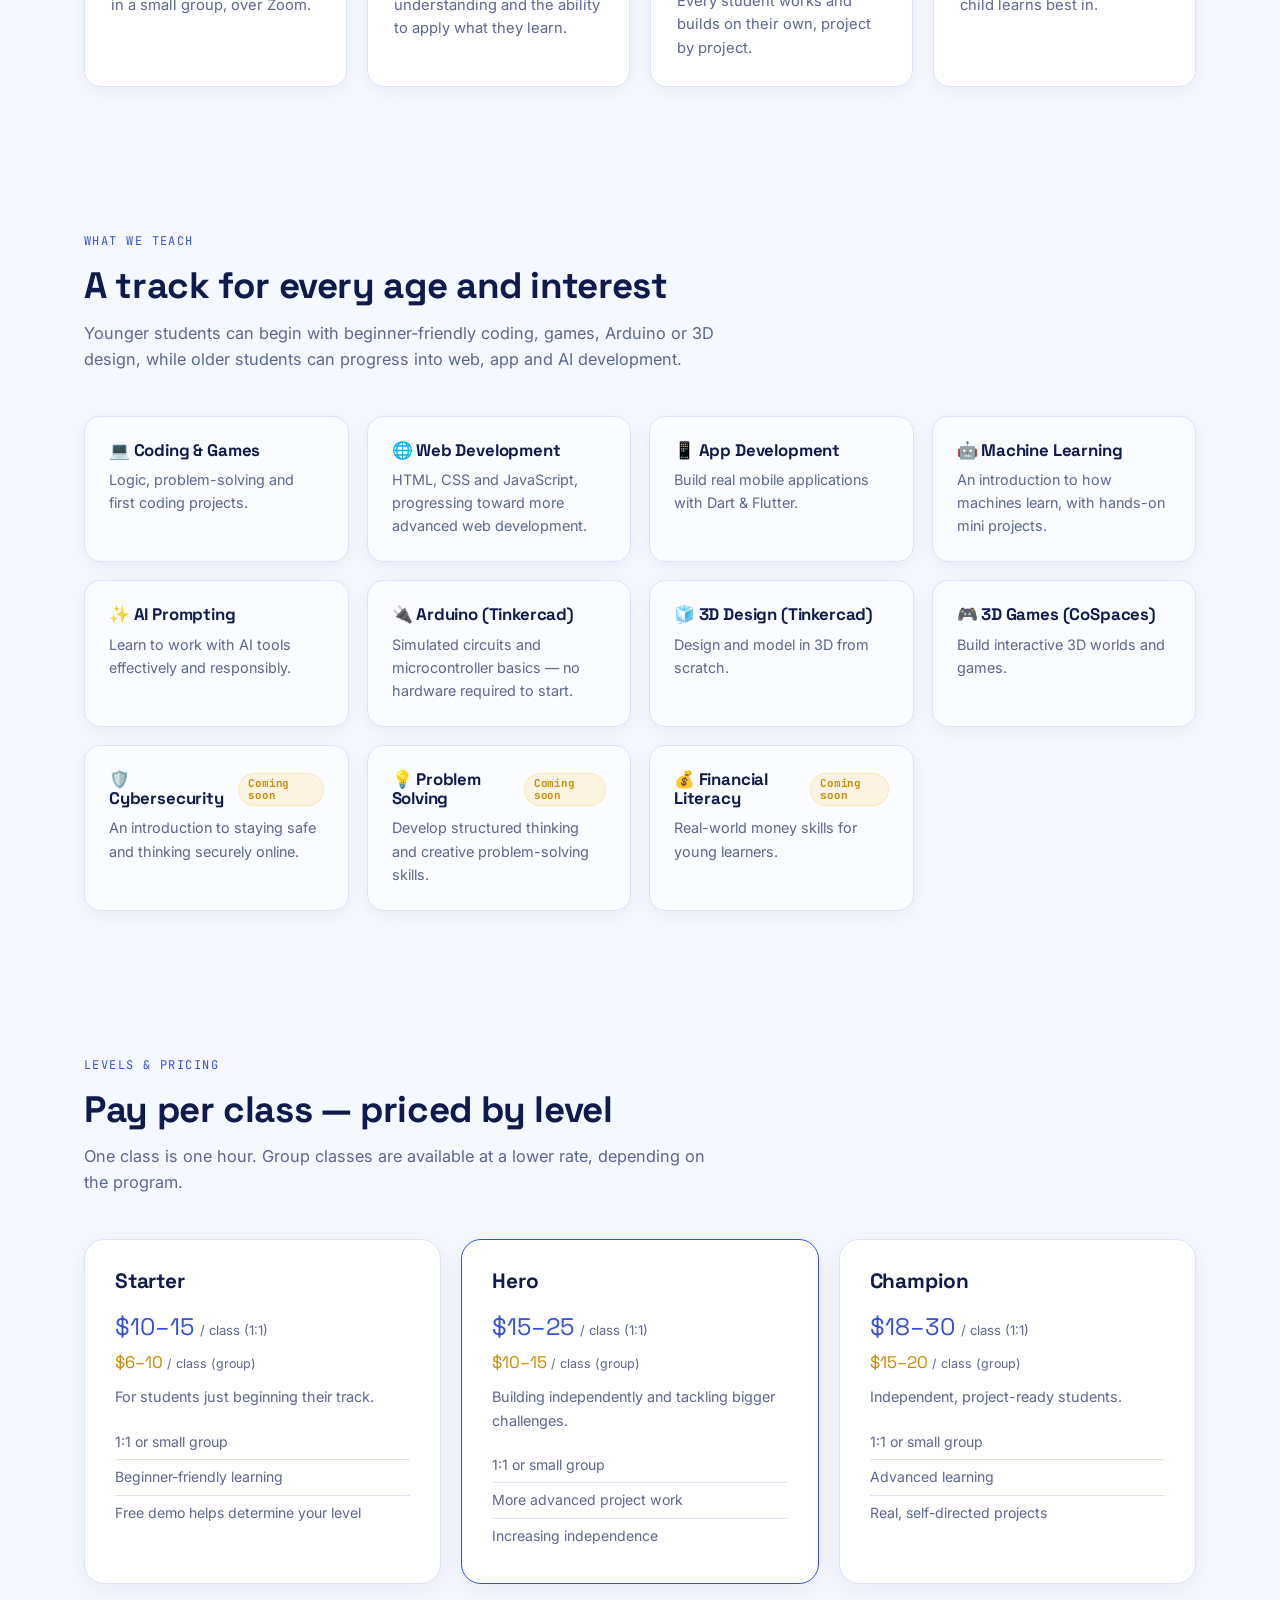
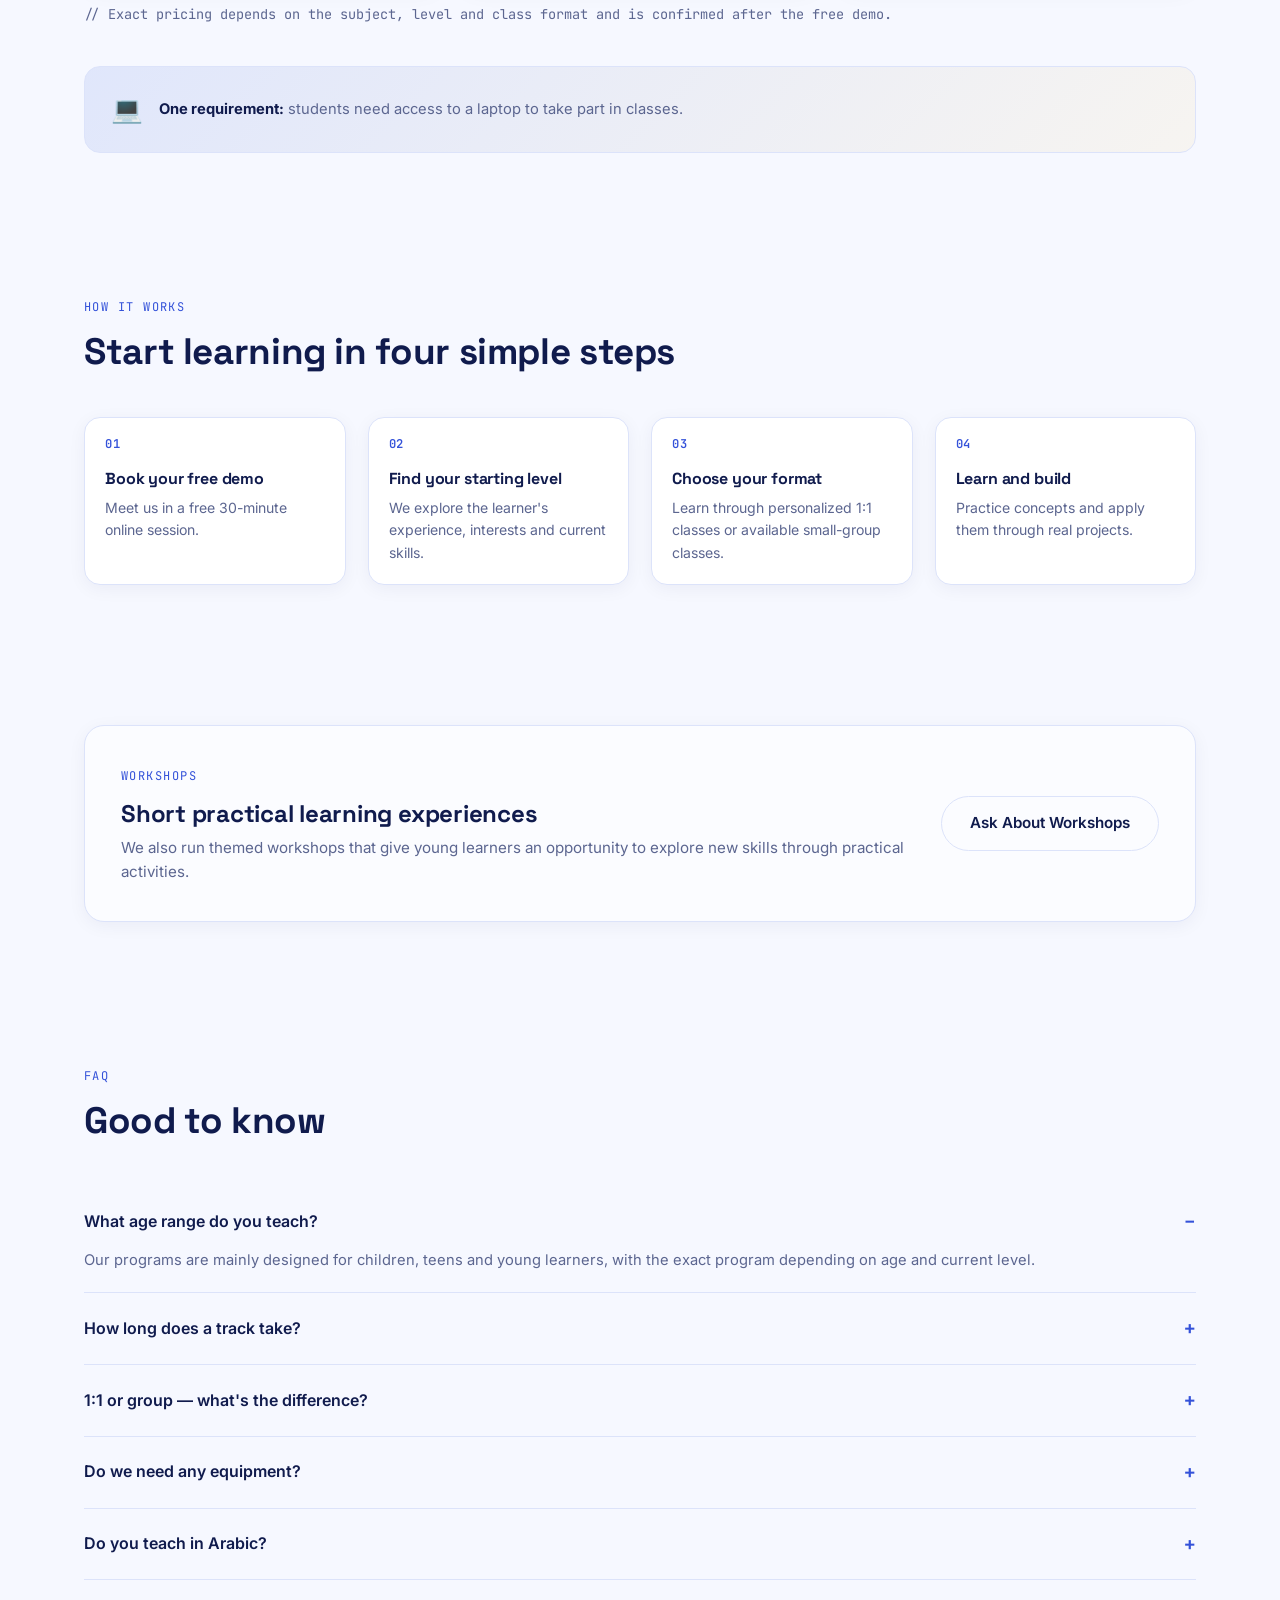
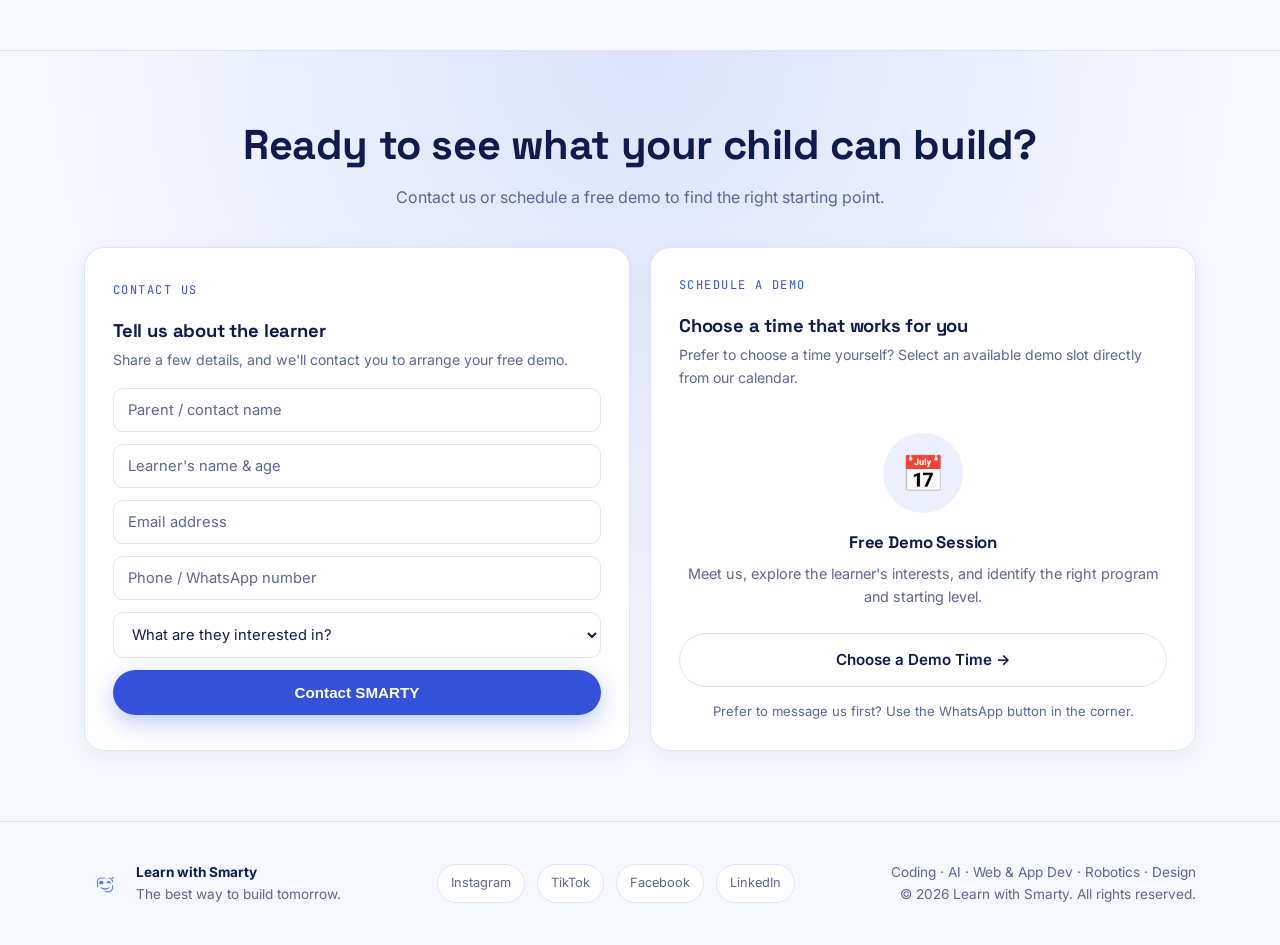
<file: Learn with smarty/index.html>
<!DOCTYPE html>
<html lang="en">

<head>
    <meta charset="UTF-8">

    <meta name="viewport"
          content="width=device-width, initial-scale=1.0">

    <title>Learn with Smarty — The Best Way to Build Tomorrow | Live Tech Classes for Kids & Teens</title>

    <meta name="description"
          content="Learn with Smarty: live 1:1 and small-group Zoom classes for kids & teens: coding, web development, app development, machine learning, AI, Arduino, 3D design and games. Free demo class decides your level. Arabic & English.">

    <meta name="keywords"
          content="kids coding classes, online coding for kids, live 1:1 tech classes, learn Arduino kids, AI classes for kids, Flutter for kids, kids web development, Arabic coding classes for kids">

    <meta property="og:title"
          content="Smarty — Live Tech Classes for Kids & Teens">

    <meta property="og:description"
          content="1:1 and group live Zoom classes: coding, AI, web & app development, robotics and design. Free demo class.">

    <meta property="og:type"
          content="website">

    <meta name="robots"
          content="index, follow">


    <!-- GOOGLE FONTS -->

    <link rel="preconnect"
          href="https://fonts.googleapis.com">

    <link rel="preconnect"
          href="https://fonts.gstatic.com"
          crossorigin>

    <link href="https://fonts.googleapis.com/css2?family=Space+Grotesk:wght@500;600;700&family=Inter:wght@400;500;600;700&family=JetBrains+Mono:wght@500&display=swap"
          rel="stylesheet">


    <!-- CSS -->

    <link rel="stylesheet"
          href="style.css">


    <!-- STRUCTURED DATA -->

    <script type="application/ld+json">

        {
            "@context": "https://schema.org",
            "@type": "EducationalOrganization",
            "name": "Learn with Smarty",
            "slogan": "The best way to build tomorrow",
            "description": "Live 1:1 and group online classes for kids and teens: coding, AI, web and app development, robotics and design.",
            "areaServed": "Worldwide"
        }

    </script>

</head>


<body>


<!-- ====================================================
     NAVIGATION
==================================================== -->

<header>

    <nav>

        <a href="#home"
           class="logo">

            <img src="images/logo.png"
                 alt="Learn with Smarty Logo"
                 class="logo-image">

            <div>
                Learn with
                <span>Smarty</span>
            </div>

        </a>


        <div class="nav-links"
             id="navLinks">

            <a href="#programs">
                Programs
            </a>

            <a href="#levels">
                Levels & Pricing
            </a>

            <a href="#workshops">
                Workshops
            </a>

            <a href="#faq">
                FAQ
            </a>

        </div>


        <div class="nav-right">

            <a href="#book"
               class="btn btn-primary nav-cta">

                Book Free Demo

            </a>


            <button class="menu-btn"
                    id="menuBtn"
                    aria-label="Open menu">

                ☰

            </button>

        </div>

    </nav>

</header>



<main>


    <!-- ====================================================
         HERO
    ==================================================== -->

    <section class="hero"
             id="home">

        <div class="wrap hero-grid">


            <!-- HERO TEXT -->

            <div>

            <span class="eyebrow">

                The Best Way to Build Tomorrow · Ages 7–20

            </span>


                <h1>

                    Kids don't finish a

                    <em>course</em>.

                    <br>

                    They finish a

                    <em>project</em>.

                </h1>


                <p class="lead">

                    Live, 1:1 or small-group classes over Zoom —
                    coding, AI, web & app development, robotics and design.

                    Every student works and builds independently,
                    project by project, until they can do it on their own.

                    Taught in Arabic and English.

                </p>


                <div class="hero-actions">

                    <a href="#book"
                       class="btn btn-primary">

                        Book a Free Demo Class

                    </a>

                    <a href="#programs"
                       class="btn btn-ghost">

                        See What We Teach

                    </a>

                </div>


                <div class="hero-note">

                    → Your free demo class decides your starting level.
                    No guessing.

                </div>

            </div>



            <!-- HERO RIGHT -->

            <div class="hero-right">


                <!-- ORIGINAL CLAUDE HERO ILLUSTRATION -->

                <div class="hero-visual">

                    <svg class="hero-illustration"
                         viewBox="0 0 420 320"
                         xmlns="http://www.w3.org/2000/svg">

                        <circle cx="210"
                                cy="160"
                                r="150"
                                fill="url(#heroGlow)"/>


                        <defs>

                            <radialGradient id="heroGlow"
                                            cx="50%"
                                            cy="35%"
                                            r="65%">

                                <stop offset="0%"
                                      stop-color="#3452D9"
                                      stop-opacity="0.16"/>

                                <stop offset="100%"
                                      stop-color="#3452D9"
                                      stop-opacity="0"/>

                            </radialGradient>

                        </defs>


                        <!-- DESK -->

                        <rect x="70"
                              y="220"
                              width="280"
                              height="14"
                              rx="7"
                              fill="#DCE3FA"/>


                        <!-- LAPTOP -->

                        <rect x="140"
                              y="150"
                              width="140"
                              height="90"
                              rx="10"
                              fill="#152565"
                              stroke="#3452D9"
                              stroke-width="3"/>

                        <rect x="152"
                              y="162"
                              width="116"
                              height="60"
                              rx="4"
                              fill="#0B1436"/>


                        <polyline points="166,206 182,190 166,174"
                                  fill="none"
                                  stroke="#3452D9"
                                  stroke-width="4"
                                  stroke-linecap="round"
                                  stroke-linejoin="round"/>


                        <line x1="192"
                              y1="206"
                              x2="254"
                              y2="206"
                              stroke="#C98A00"
                              stroke-width="4"
                              stroke-linecap="round"/>


                        <rect x="132"
                              y="238"
                              width="156"
                              height="10"
                              rx="5"
                              fill="#DCE3FA"/>


                        <!-- STUDENT -->

                        <circle cx="210"
                                cy="112"
                                r="26"
                                fill="#C98A00"/>

                        <path d="M182 138 q28 -22 56 0 l0 34 q-28 16 -56 0 z"
                              fill="#3452D9"/>


                        <!-- FLOATING ICONS -->

                        <g stroke="#C98A00"
                           stroke-width="3"
                           fill="none"
                           stroke-linecap="round">

                            <path d="M330 90 l10 -10 10 10 M330 90 l10 10 10 -10"
                                  transform="translate(-6,0)"/>

                        </g>


                        <circle cx="352"
                                cy="70"
                                r="14"
                                fill="none"
                                stroke="#3452D9"
                                stroke-width="3"/>


                        <path d="M90 90 l14 14 M104 90 l-14 14"
                              stroke="#5C74D9"
                              stroke-width="4"
                              stroke-linecap="round"/>


                        <rect x="60"
                              y="150"
                              width="26"
                              height="26"
                              rx="6"
                              fill="none"
                              stroke="#3452D9"
                              stroke-width="3"
                              transform="rotate(15 73 163)"/>


                        <path d="M340 170 l8 16 h-16 z"
                              fill="#C98A00"
                              opacity="0.85"/>

                    </svg>

                </div>



                <!-- LEARNING PATH -->

                <div class="path-card">

                    <div class="path-title">

                        Your Learning Path

                    </div>


                    <div class="path-track">

                        <div class="path-line"></div>

                        <div class="path-line-fill"
                             id="pathFill">
                        </div>


                        <div class="path-nodes">


                            <div class="node active">

                                <div class="dot">
                                    S
                                </div>

                                <div class="node-label">
                                    Starter
                                </div>

                                <div class="node-sub">
                                    First real steps
                                </div>

                            </div>


                            <div class="node active">

                                <div class="dot">
                                    H
                                </div>

                                <div class="node-label">
                                    Hero
                                </div>

                                <div class="node-sub">
                                    Building on your own
                                </div>

                            </div>


                            <div class="node active">

                                <div class="dot">
                                    C
                                </div>

                                <div class="node-label">
                                    Champion
                                </div>

                                <div class="node-sub">
                                    Independent projects
                                </div>

                            </div>


                        </div>

                    </div>

                </div>


            </div>

        </div>

    </section>



    <!-- ====================================================
         MISSION
    ==================================================== -->

    <section id="mission">

        <div class="wrap mission-grid">


            <!-- ORIGINAL ROCKET -->

            <svg class="mission-illustration"
                 viewBox="0 0 320 320"
                 xmlns="http://www.w3.org/2000/svg">


                <circle cx="160"
                        cy="160"
                        r="150"
                        fill="#EEF2FF"/>


                <circle cx="160"
                        cy="160"
                        r="150"
                        fill="url(#missionGlow)"/>


                <defs>

                    <radialGradient id="missionGlow"
                                    cx="30%"
                                    cy="25%"
                                    r="70%">

                        <stop offset="0%"
                              stop-color="#3452D9"
                              stop-opacity="0.18"/>

                        <stop offset="100%"
                              stop-color="#3452D9"
                              stop-opacity="0"/>

                    </radialGradient>

                </defs>


                <g transform="translate(160 165) rotate(-25)">

                    <path d="M0 -70 C24 -46 24 10 0 46 C-24 10 -24 -46 0 -70Z"
                          fill="#FFFFFF"
                          stroke="#3452D9"
                          stroke-width="3"/>

                    <circle cx="0"
                            cy="-20"
                            r="12"
                            fill="#3452D9"/>

                    <path d="M-20 20 L-40 55 L-10 40Z"
                          fill="#C98A00"/>

                    <path d="M20 20 L40 55 L10 40Z"
                          fill="#C98A00"/>

                    <path d="M-9 44 L0 78 L9 44Z"
                          fill="#5C74D9"/>

                </g>


                <circle cx="70"
                        cy="70"
                        r="5"
                        fill="#C98A00"/>

                <circle cx="250"
                        cy="90"
                        r="4"
                        fill="#5C74D9"/>

                <circle cx="230"
                        cy="230"
                        r="6"
                        fill="#C98A00"/>

                <circle cx="80"
                        cy="230"
                        r="4"
                        fill="#3452D9"/>

            </svg>



            <div>

            <span class="eyebrow">
                Why We're Here
            </span>


                <div class="mv-grid">


                    <div class="mv-card">

                        <h3>
                            Our Mission
                        </h3>

                        <p>

                            Empowering young minds through education
                            that's accessible — and genuinely fun.

                            We inspire the next generation of innovators
                            to build, create, and thrive in a digital world.

                        </p>

                    </div>


                    <div class="mv-card">

                        <h3>
                            Our Vision
                        </h3>

                        <p>

                            A future where every child, regardless of
                            background or location, has the chance to master
                            the skills shaping tomorrow — growing up not just
                            using technology, but building it.

                        </p>

                    </div>


                </div>

            </div>


        </div>

    </section>



    <!-- ====================================================
         WHY SMARTY
    ==================================================== -->

    <section id="why">

        <div class="wrap">


            <div class="section-head">

            <span class="eyebrow">
                Why Smarty
            </span>

                <h2>
                    Built around real progress, not a syllabus
                </h2>

            </div>



            <div class="grid-4">


                <div class="why-card">

                    <div class="ico">
                        🎥
                    </div>

                    <h3>
                        100% Live, never recorded
                    </h3>

                    <p>

                        Every class is real-time,
                        1:1 or in a small group, over Zoom.

                    </p>

                </div>


                <div class="why-card">

                    <div class="ico">
                        🧩
                    </div>

                    <h3>
                        No fixed course length
                    </h3>

                    <p>

                        Students progress based on understanding
                        and the ability to apply what they learn.

                    </p>

                </div>


                <div class="why-card">

                    <div class="ico">
                        🛠️
                    </div>

                    <h3>
                        Independent, hands-on learning
                    </h3>

                    <p>

                        Every student works and builds on their own,
                        project by project.

                    </p>

                </div>


                <div class="why-card">

                    <div class="ico">
                        🌍
                    </div>

                    <h3>
                        Arabic & English
                    </h3>

                    <p>

                        Taught in the language your child learns best in.

                    </p>

                </div>


            </div>

        </div>

    </section>



    <!-- ====================================================
         PROGRAMS
    ==================================================== -->

    <section id="programs">

        <div class="wrap">


            <div class="section-head">

            <span class="eyebrow">
                What We Teach
            </span>

                <h2>
                    A track for every age and interest
                </h2>

                <p>

                    Younger students can begin with beginner-friendly
                    coding, games, Arduino or 3D design, while older
                    students can progress into web, app and AI development.

                </p>

            </div>



            <div class="prog-grid">


                <div class="prog-card">

                    <h3>
                        💻 Coding & Games
                    </h3>

                    <p>

                        Logic, problem-solving and first coding projects.

                    </p>

                </div>


                <div class="prog-card">

                    <h3>
                        🌐 Web Development
                    </h3>

                    <p>

                        HTML, CSS and JavaScript,
                        progressing toward more advanced web development.

                    </p>

                </div>


                <div class="prog-card">

                    <h3>
                        📱 App Development
                    </h3>

                    <p>

                        Build real mobile applications with Dart & Flutter.

                    </p>

                </div>


                <div class="prog-card">

                    <h3>
                        🤖 Machine Learning
                    </h3>

                    <p>

                        An introduction to how machines learn,
                        with hands-on mini projects.

                    </p>

                </div>


                <div class="prog-card">

                    <h3>
                        ✨ AI Prompting
                    </h3>

                    <p>

                        Learn to work with AI tools effectively
                        and responsibly.

                    </p>

                </div>


                <div class="prog-card">

                    <h3>
                        🔌 Arduino (Tinkercad)
                    </h3>

                    <p>

                        Simulated circuits and microcontroller basics —
                        no hardware required to start.

                    </p>

                </div>


                <div class="prog-card">

                    <h3>
                        🧊 3D Design (Tinkercad)
                    </h3>

                    <p>

                        Design and model in 3D from scratch.

                    </p>

                </div>


                <div class="prog-card">

                    <h3>
                        🎮 3D Games (CoSpaces)
                    </h3>

                    <p>

                        Build interactive 3D worlds and games.

                    </p>

                </div>


                <div class="prog-card">

                    <h3>

                        🛡️ Cybersecurity

                        <span class="tag-soon">
                        Coming soon
                    </span>

                    </h3>

                    <p>

                        An introduction to staying safe and thinking
                        securely online.

                    </p>

                </div>


                <div class="prog-card">

                    <h3>

                        💡 Problem Solving

                        <span class="tag-soon">
                        Coming soon
                    </span>

                    </h3>

                    <p>

                        Develop structured thinking and creative
                        problem-solving skills.

                    </p>

                </div>


                <div class="prog-card">

                    <h3>

                        💰 Financial Literacy

                        <span class="tag-soon">
                        Coming soon
                    </span>

                    </h3>

                    <p>

                        Real-world money skills for young learners.

                    </p>

                </div>


            </div>

        </div>

    </section>



    <!-- ====================================================
         LEVELS & PRICING
    ==================================================== -->

    <section id="levels">

        <div class="wrap">


            <div class="section-head">

            <span class="eyebrow">
                Levels & Pricing
            </span>

                <h2>
                    Pay per class — priced by level
                </h2>

                <p>

                    One class is one hour.
                    Group classes are available at a lower rate,
                    depending on the program.

                </p>

            </div>



            <div class="level-grid">


                <!-- STARTER -->

                <div class="level-card">

                    <h3>
                        Starter
                    </h3>


                    <div class="price">

                        $10–15

                        <span>
                        / class (1:1)
                    </span>

                    </div>


                    <div class="price-group">

                        $6–10

                        <span>
                        / class (group)
                    </span>

                    </div>


                    <p class="level-description">

                        For students just beginning their track.

                    </p>


                    <ul>

                        <li>
                            1:1 or small group
                        </li>

                        <li>
                            Beginner-friendly learning
                        </li>

                        <li>
                            Free demo helps determine your level
                        </li>

                    </ul>

                </div>



                <!-- HERO -->

                <div class="level-card featured-level">

                    <h3>
                        Hero
                    </h3>


                    <div class="price">

                        $15–25

                        <span>
                        / class (1:1)
                    </span>

                    </div>


                    <div class="price-group">

                        $10–15

                        <span>
                        / class (group)
                    </span>

                    </div>


                    <p class="level-description">

                        Building independently and tackling
                        bigger challenges.

                    </p>


                    <ul>

                        <li>
                            1:1 or small group
                        </li>

                        <li>
                            More advanced project work
                        </li>

                        <li>
                            Increasing independence
                        </li>

                    </ul>

                </div>



                <!-- CHAMPION -->

                <div class="level-card">

                    <h3>
                        Champion
                    </h3>


                    <div class="price">

                        $18–30

                        <span>
                        / class (1:1)
                    </span>

                    </div>


                    <div class="price-group">

                        $15–20

                        <span>
                        / class (group)
                    </span>

                    </div>


                    <p class="level-description">

                        Independent, project-ready students.

                    </p>


                    <ul>

                        <li>
                            1:1 or small group
                        </li>

                        <li>
                            Advanced learning
                        </li>

                        <li>
                            Real, self-directed projects
                        </li>

                    </ul>

                </div>


            </div>


            <div class="price-note">

                // Exact pricing depends on the subject,
                level and class format and is confirmed after the free demo.

            </div>


            <div class="callout">

                <div class="ico">
                    💻
                </div>

                <p>

                    <strong>One requirement:</strong>

                    students need access to a laptop
                    to take part in classes.

                </p>

            </div>


        </div>

    </section>



    <!-- ====================================================
         HOW IT WORKS
    ==================================================== -->

    <section id="how">

        <div class="wrap">

            <div class="section-head">

            <span class="eyebrow">
                HOW IT WORKS
            </span>

                <h2>
                    Start learning in four simple steps
                </h2>

            </div>


            <div class="steps">


                <div class="step">

                    <h3>
                        Book your free demo
                    </h3>

                    <p>

                        Meet us in a free 30-minute online session.

                    </p>

                </div>


                <div class="step">

                    <h3>
                        Find your starting level
                    </h3>

                    <p>

                        We explore the learner's experience,
                        interests and current skills.

                    </p>

                </div>


                <div class="step">

                    <h3>
                        Choose your format
                    </h3>

                    <p>

                        Learn through personalized 1:1 classes
                        or available small-group classes.

                    </p>

                </div>


                <div class="step">

                    <h3>
                        Learn and build
                    </h3>

                    <p>

                        Practice concepts and apply them through
                        real projects.

                    </p>

                </div>


            </div>

        </div>

    </section>




    <!-- ====================================================
         WORKSHOPS
    ==================================================== -->

    <section id="workshops">

        <div class="wrap">


            <div class="workshop-banner">


                <div>

                <span class="eyebrow">
                    Workshops
                </span>

                    <h2>
                        Short practical learning experiences
                    </h2>

                    <p>

                        We also run themed workshops that give young
                        learners an opportunity to explore new skills
                        through practical activities.

                    </p>

                </div>


                <a href="#book"
                   class="btn btn-ghost">

                    Ask About Workshops

                </a>


            </div>

        </div>

    </section>



    <!-- ====================================================
         FAQ
    ==================================================== -->

    <section id="faq">

        <div class="wrap">


            <div class="section-head">

            <span class="eyebrow">
                FAQ
            </span>

                <h2>
                    Good to know
                </h2>

            </div>



            <details class="faq-item"
                     open>

                <summary>
                    What age range do you teach?
                </summary>

                <p>

                    Our programs are mainly designed for children,
                    teens and young learners, with the exact program
                    depending on age and current level.

                </p>

            </details>


            <details class="faq-item">

                <summary>
                    How long does a track take?
                </summary>

                <p>

                    There is no single fixed duration for every student.
                    Progress depends on the learner's level, subject,
                    pace and ability to apply what they learn independently.

                </p>

            </details>


            <details class="faq-item">

                <summary>
                    1:1 or group — what's the difference?
                </summary>

                <p>

                    1:1 is fully personalized to the student's pace.
                    Group classes cover the same subject in a small-group
                    environment at a lower fee when available.

                </p>

            </details>


            <details class="faq-item">

                <summary>
                    Do we need any equipment?
                </summary>

                <p>

                    Students need a laptop and an internet connection.
                    Many programs use online tools and simulators.

                </p>

            </details>


            <details class="faq-item">

                <summary>
                    Do you teach in Arabic?
                </summary>

                <p>

                    Yes — classes are available in both
                    Arabic and English.

                </p>

            </details>


        </div>

    </section>



    <!-- ====================================================
         CONTACT & BOOK DEMO
    ==================================================== -->

    <section class="final-cta"
             id="book">

        <div class="wrap">


            <h2>

                Ready to see what your child can build?

            </h2>


            <p>

                Contact us or schedule a free demo
                to find the right starting point.

            </p>



            <div class="book-grid">


                <!-- CONTACT -->

                <div class="book-card">


                    <div class="eyebrow">

                        Contact Us

                    </div>


                    <h3>

                        Tell us about the learner

                    </h3>


                    <p class="book-sub">

                        Share a few details, and we'll contact you
                        to arrange your free demo.

                    </p>



                    <form class="book-form"
                          id="contactForm">


                        <input type="text"
                               id="parentName"
                               placeholder="Parent / contact name"
                               required>


                        <input type="text"
                               id="childName"
                               placeholder="Learner's name & age"
                               required>


                        <input type="email"
                               id="email"
                               placeholder="Email address"
                               required>


                        <input type="tel"
                               id="phone"
                               placeholder="Phone / WhatsApp number"
                               required>


                        <select id="subjectInterest"
                                required>


                            <option value=""
                                    disabled
                                    selected>

                                What are they interested in?

                            </option>


                            <option>
                                Coding & Games
                            </option>

                            <option>
                                Web Development
                            </option>

                            <option>
                                App Development
                            </option>

                            <option>
                                Machine Learning
                            </option>

                            <option>
                                AI Prompting
                            </option>

                            <option>
                                Arduino
                            </option>

                            <option>
                                3D Design
                            </option>

                            <option>
                                3D Games
                            </option>

                            <option>
                                Not sure yet
                            </option>


                        </select>


                        <button type="submit"
                                class="btn btn-primary form-button">

                            Contact SMARTY

                        </button>


                    </form>

                </div>



                <!-- CALENDAR -->

                <div class="book-card schedule-card">


                    <div class="eyebrow">

                        Schedule a Demo

                    </div>


                    <h3>

                        Choose a time that works for you

                    </h3>


                    <p class="book-sub">

                        Prefer to choose a time yourself?
                        Select an available demo slot directly
                        from our calendar.

                    </p>


                    <div class="calendar-visual">

                        📅

                    </div>


                    <h4>

                        Free Demo Session

                    </h4>


                    <p class="schedule-description">

                        Meet us, explore the learner's interests,
                        and identify the right program and starting level.

                    </p>


                    <a href="#"
                       id="calendarButton"
                       class="btn btn-ghost form-button">

                        Choose a Demo Time →

                    </a>


                    <p class="calendar-note">

                        Prefer to message us first?
                        Use the WhatsApp button in the corner.

                    </p>


                </div>


            </div>

        </div>

    </section>


</main>



<!-- ====================================================
     WHATSAPP FLOATING BUTTON
==================================================== -->

<a href="#"
   target="_blank"
   rel="noopener"
   class="wa-float"
   id="whatsappButton"
   aria-label="Chat with Learn with Smarty on WhatsApp">


    <svg viewBox="0 0 32 32"
         width="28"
         height="28"
         fill="#fff">


        <path d="M16.02 3C9.4 3 4 8.4 4 15.02c0 2.24.62 4.4 1.8 6.3L4 29l7.86-1.76a12 12 0 0 0 4.16.74h.01c6.62 0 12.02-5.4 12.02-12.02C28.05 8.4 22.65 3 16.02 3zm0 21.9h-.01a9.9 9.9 0 0 1-5.05-1.39l-.36-.21-3.75.84.8-3.66-.24-.38a9.86 9.86 0 0 1-1.51-5.28c0-5.46 4.45-9.9 9.93-9.9 2.65 0 5.14 1.03 7.01 2.9a9.85 9.85 0 0 1 2.9 7.01c0 5.47-4.45 9.92-9.92 9.92l.2.15zm5.44-7.43c-.3-.15-1.76-.87-2.03-.97-.27-.1-.47-.15-.67.15-.2.3-.77.97-.94 1.17-.17.2-.35.22-.65.07-.3-.15-1.24-.46-2.36-1.46-.87-.78-1.46-1.74-1.63-2.04-.17-.3-.02-.46.13-.6.13-.13.3-.35.45-.52.15-.17.2-.3.3-.5.1-.2.05-.37-.02-.52-.07-.15-.67-1.6-.91-2.2-.24-.58-.48-.5-.67-.5-.17 0-.37-.02-.57-.02s-.52.07-.8.37c-.27.3-1.05 1.03-1.05 2.5s1.08 2.9 1.23 3.1c.15.2 2.13 3.25 5.17 4.56.72.31 1.29.5 1.73.63.73.23 1.39.2 1.91.12.58-.09 1.76-.72 2.01-1.41.25-.7.25-1.29.17-1.41-.07-.12-.27-.2-.57-.35z"/>

    </svg>

</a>

<!-- foooter -->

<footer>

    <div class="wrap foot-grid">

        <div class="footer-logo">

            <img src="images/logo.png"
                 alt="Learn with Smarty Logo">

            <div>

                <strong>
                    Learn with Smarty
                </strong>

                <div>
                    The best way to build tomorrow.
                </div>

            </div>

        </div>


        <div class="footer-socials">

            <a href="YOUR_INSTAGRAM_LINK"
               target="_blank"
               rel="noopener"
               aria-label="Instagram">
                Instagram
            </a>

            <a href="YOUR_TIKTOK_LINK"
               target="_blank"
               rel="noopener"
               aria-label="TikTok">
                TikTok
            </a>

            <a href="YOUR_FACEBOOK_LINK"
               target="_blank"
               rel="noopener"
               aria-label="Facebook">
                Facebook
            </a>

            <a href="YOUR_LINKEDIN_LINK"
               target="_blank"
               rel="noopener"
               aria-label="LinkedIn">
                LinkedIn
            </a>

        </div>


        <div class="footer-right">

            <div>
                Coding · AI · Web & App Dev · Robotics · Design
            </div>

            <div>
                © 2026 Learn with Smarty. All rights reserved.
            </div>

        </div>

    </div>

</footer>


<!-- JAVASCRIPT -->

<script src="script.js"></script>


</body>

</html>
</file>
<file: style.css>
:root {

    --bg: #F6F8FF;
    --bg-2: #FFFFFF;
    --card: #FFFFFF;
    --line: #DCE3FA;

    --text: #101B4D;
    --text-dim: #5C6690;

    --teal: #3452D9;
    --amber: #C98A00;
    --coral: #5C74D9;

    --radius: 16px;

    --display: 'Space Grotesk', sans-serif;
    --body: 'Inter', sans-serif;
    --mono: 'JetBrains Mono', monospace;
}


/* =================================
   GENERAL
================================= */

* {
    box-sizing: border-box;
    margin: 0;
    padding: 0;
}


html {
    scroll-behavior: smooth;
}


body {
    background: var(--bg);
    color: var(--text);
    font-family: var(--body);
    line-height: 1.6;
    overflow-x: hidden;
}


a {
    color: inherit;
    text-decoration: none;
}


img {
    max-width: 100%;
    display: block;
}


.wrap {
    max-width: 1160px;
    margin: 0 auto;
    padding: 0 24px;
}


h1,
h2,
h3,
h4 {
    font-family: var(--display);
    line-height: 1.15;
    letter-spacing: -0.01em;
}


section {
    padding: 70px 0;
}


.eyebrow {
    font-family: var(--mono);
    font-size: .75rem;
    letter-spacing: .12em;
    text-transform: uppercase;
    color: var(--teal);
    display: inline-block;
    margin-bottom: 14px;
}



/* =================================
   BUTTONS
================================= */

.btn {
    display: inline-flex;
    align-items: center;
    justify-content: center;
    gap: 8px;

    padding: 14px 28px;

    border-radius: 999px;

    font-weight: 600;
    font-size: .95rem;

    cursor: pointer;

    border: none;

    transition:
        transform .15s ease,
        box-shadow .15s ease,
        border-color .15s ease;
}


.btn-primary {
    background: var(--teal);
    color: #FFFFFF;

    box-shadow:
        0 8px 24px rgba(65,105,225,.35);
}


.btn-primary:hover {
    transform: translateY(-2px);

    box-shadow:
        0 12px 30px rgba(65,105,225,.45);
}


.btn-ghost {
    background: transparent;
    color: var(--text);

    border: 1px solid var(--line);
}


.btn-ghost:hover {
    border-color: var(--teal);
    color: var(--teal);
}



/* =================================
   NAVIGATION
================================= */

header {
    position: sticky;
    top: 0;
    z-index: 50;

    background:
        rgba(246,248,255,.88);

    backdrop-filter: blur(10px);

    border-bottom:
        1px solid var(--line);
}


nav {
    display: flex;
    align-items: center;
    justify-content: space-between;

    padding: 16px 24px;

    max-width: 1160px;

    margin: 0 auto;

    position: relative;
}


.logo {
    font-family: var(--display);
    font-weight: 700;
    font-size: 1.15rem;

    display: flex;
    align-items: center;

    gap: 10px;
}


.logo span {
    color: var(--teal);
}


.logo-image {
    width: 46px;
    height: 46px;

    object-fit: contain;

    border-radius: 8px;

    flex-shrink: 0;
}


.nav-links {
    display: flex;
    gap: 28px;

    font-size: .92rem;

    color: var(--text-dim);
}


.nav-links a {
    transition: color .15s ease;
}


.nav-links a:hover {
    color: var(--text);
}


.nav-right {
    display: flex;
    align-items: center;

    gap: 16px;
}


.nav-cta {
    display: none;
}


.menu-btn {
    display: block;

    background: none;

    border: none;

    color: var(--text);

    font-size: 1.4rem;

    cursor: pointer;
}


@media(min-width: 860px) {

    .nav-cta {
        display: inline-flex;
    }


    .menu-btn {
        display: none;
    }

}


@media(max-width: 859px) {

    .nav-links {
        display: none;
    }

}



/* =================================
   HERO
================================= */

.hero {
    padding: 90px 0 60px;

    position: relative;
}


.hero-grid {
    display: grid;

    gap: 32px;

    align-items: center;
}


.hero-content {
    min-width: 0;
}


.hero h1 {
    font-size:
        clamp(2.2rem, 5vw, 3.4rem);

    margin-bottom: 20px;
}


.hero h1 em {
    font-style: normal;
    color: var(--teal);
}


.hero p.lead {
    font-size: 1.1rem;

    color: var(--text-dim);

    max-width: 520px;

    margin-bottom: 32px;
}


.hero-actions {
    display: flex;
    flex-wrap: wrap;

    gap: 14px;

    margin-bottom: 20px;
}


.hero-note {
    font-family: var(--mono);
    font-size: .8rem;

    color: var(--text-dim);
}


.hero-right {
    display: flex;
    flex-direction: column;

    gap: 28px;

    align-items: stretch;
}


.hero-visual {
    display: flex;
    justify-content: center;
}


.hero-illustration {
    width: 100%;
    max-width: 380px;

    height: auto;
}


/* hide mobile illustration on desktop */

.mobile-hero-visual {
    display: none;
}


.desktop-hero-visual {
    display: flex;
}


@media(min-width: 900px) {

    .hero-grid {
        grid-template-columns:
            1.1fr .9fr;
    }

}



/* =================================
   LEARNING PATH
================================= */

.path-card {
    background: var(--card);

    border:
        1px solid var(--line);

    border-radius: 20px;

    padding: 32px 24px;

    position: relative;

    overflow: hidden;

    box-shadow:
        0 5px 20px
        rgba(16,27,77,.04);
}


.path-card::before {
    content: "";

    position: absolute;
    inset: 0;

    background:
        radial-gradient(
            circle at 80% 0%,
            rgba(65,105,225,.18),
            transparent 55%
        );

    pointer-events: none;
}


.path-title {
    font-family: var(--mono);

    font-size: .75rem;

    letter-spacing: .1em;

    text-transform: uppercase;

    color: var(--text-dim);

    margin-bottom: 24px;
}


.path-track {
    position: relative;

    padding: 0 6px;
}


.path-line {
    position: absolute;

    top: 19px;
    left: 24px;
    right: 24px;

    height: 3px;

    background: var(--line);

    border-radius: 3px;
}


.path-line-fill {
    position: absolute;

    top: 19px;
    left: 24px;

    height: 3px;

    width: 0%;

    background:
        linear-gradient(
            90deg,
            var(--teal),
            var(--amber),
            var(--coral)
        );

    border-radius: 3px;

    transition:
        width 1.2s ease;
}


.path-nodes {
    display: flex;
    justify-content: space-between;

    position: relative;
}


.node {
    display: flex;
    flex-direction: column;
    align-items: center;

    gap: 10px;

    width: 33%;
}


.dot {
    width: 40px;
    height: 40px;

    border-radius: 50%;

    background: var(--bg-2);

    border:
        3px solid var(--line);

    display: flex;
    align-items: center;
    justify-content: center;

    font-family: var(--mono);

    font-size: .85rem;
    font-weight: 600;

    z-index: 2;
}


.node.active .dot {
    border-color: var(--teal);

    color: var(--teal);

    box-shadow:
        0 0 0 6px
        rgba(65,105,225,.12);
}


.node-label {
    font-family: var(--display);

    font-weight: 600;
    font-size: .9rem;
}


.node-sub {
    font-size: .75rem;

    color: var(--text-dim);

    text-align: center;
}



/* =================================
   SECTION HEAD
================================= */

.section-head {
    max-width: 640px;

    margin-bottom: 44px;
}


.section-head h2 {
    font-size:
        clamp(1.6rem,3.4vw,2.3rem);
}


.section-head p {
    color: var(--text-dim);

    margin-top: 12px;

    font-size: 1.02rem;
}



/* =================================
   MISSION
================================= */

.mission-grid {
    display: grid;

    gap: 40px;

    align-items: center;
}


.mission-content {
    min-width: 0;
}


.mission-illustration {
    width: 100%;
    max-width: 320px;

    height: auto;

    margin: 0 auto;

    display: block;

    border-radius: 24px;
}


.mv-grid {
    display: grid;

    gap: 18px;

    margin-top: 16px;

    grid-template-columns:
        repeat(
            auto-fit,
            minmax(220px,1fr)
        );
}


.mv-card {
    background: var(--card);

    border:
        1px solid var(--line);

    border-radius: var(--radius);

    padding: 24px;

    box-shadow:
        0 4px 18px
        rgba(16,27,77,.05);
}


.mv-card h3 {
    font-family: var(--display);

    font-size: 1.1rem;

    margin-bottom: 10px;

    color: var(--teal);
}


.mv-card p {
    color: var(--text-dim);

    font-size: .95rem;
}


@media(min-width: 860px) {

    .mission-grid {
        grid-template-columns:
            .8fr 1.2fr;
    }

}



/* =================================
   WHY SMARTY
================================= */

.grid-4 {
    display: grid;

    gap: 20px;

    grid-template-columns:
        repeat(
            auto-fit,
            minmax(230px,1fr)
        );
}


.why-card {
    background: var(--card);

    border:
        1px solid var(--line);

    border-radius: var(--radius);

    padding: 26px;

    box-shadow:
        0 4px 18px
        rgba(16,27,77,.05);

    transition:
        transform .2s ease,
        box-shadow .2s ease;
}


.why-card:hover {
    transform: translateY(-4px);

    box-shadow:
        0 10px 28px
        rgba(16,27,77,.08);
}


.why-card .ico {
    font-size: 1.6rem;

    margin-bottom: 14px;
}


.why-card h3 {
    font-size: 1.05rem;

    margin-bottom: 8px;
}


.why-card p {
    color: var(--text-dim);

    font-size: .92rem;
}



/* =================================
   SOCIAL PROOF
================================= */

#results {
    background:
        rgba(255,255,255,.35);
}


.proof-grid {
    display: grid;

    grid-template-columns:
        repeat(3, 1fr);

    gap: 20px;
}


.proof-card {
    background: var(--card);

    border:
        1px solid var(--line);

    border-radius: 18px;

    padding: 28px;

    text-align: center;

    box-shadow:
        0 4px 18px
        rgba(16,27,77,.05);

    transition:
        transform .2s ease,
        box-shadow .2s ease;
}


.proof-card:hover {
    transform: translateY(-4px);

    box-shadow:
        0 10px 28px
        rgba(16,27,77,.08);
}


.proof-icon {
    width: 58px;
    height: 58px;

    margin:
        0 auto 16px;

    display: flex;
    align-items: center;
    justify-content: center;

    border-radius: 16px;

    background:
        rgba(52,82,217,.08);

    font-size: 1.7rem;
}


.proof-card h3 {
    margin-bottom: 8px;

    font-size: 1.05rem;
}


.proof-card p {
    color: var(--text-dim);

    font-size: .9rem;
}



/* =================================
   PROGRAMS
================================= */

.prog-grid {
    display: grid;

    gap: 18px;

    grid-template-columns:
        repeat(
            auto-fit,
            minmax(260px,1fr)
        );
}


.prog-card {
    background: #FBFCFF;

    border:
        1px solid var(--line);

    border-radius: var(--radius);

    padding: 24px;

    position: relative;

    box-shadow:
        0 4px 18px
        rgba(16,27,77,.05);

    transition:
        transform .2s ease,
        border-color .2s ease;
}


.prog-card:hover {
    transform: translateY(-3px);

    border-color:
        rgba(52,82,217,.35);
}


.prog-card h3 {
    font-size: 1.05rem;

    margin-bottom: 8px;

    display: flex;
    align-items: center;
    flex-wrap: wrap;

    gap: 8px;
}


.prog-card p {
    color: var(--text-dim);

    font-size: .9rem;
}


.tag-soon {
    font-family: var(--mono);

    font-size: .68rem;

    background:
        rgba(255,201,71,.15);

    color: var(--amber);

    padding: 3px 9px;

    border-radius: 999px;

    border:
        1px solid
        rgba(255,201,71,.3);
}


/* hidden on desktop */

.programs-toggle {
    display: none;

    margin:
        24px auto 0;
}



/* =================================
   LEVELS / PRICING
================================= */

.level-grid {
    display: grid;

    gap: 20px;

    grid-template-columns:
        repeat(
            auto-fit,
            minmax(260px,1fr)
        );
}


.level-card {
    background: var(--card);

    border:
        1px solid var(--line);

    border-radius: 20px;

    padding: 30px;

    box-shadow:
        0 6px 24px
        rgba(16,27,77,.06);
}


.featured-level {
    border-color: var(--teal);
}


.level-card h3 {
    font-size: 1.3rem;

    margin-bottom: 6px;
}


.level-card .price {
    font-family: var(--display);

    font-size: 1.5rem;

    color: var(--teal);

    margin:
        14px 0 2px;
}


.level-card .price span {
    font-size: .82rem;

    color: var(--text-dim);

    font-family: var(--body);
}


.level-card .price-group {
    font-family: var(--display);

    font-size: 1.05rem;

    color: var(--amber);

    margin-bottom: 10px;
}


.level-card .price-group span {
    font-size: .78rem;

    color: var(--text-dim);

    font-family: var(--body);
}


.level-description {
    color: var(--text-dim);

    font-size: .9rem;
}


.level-card ul {
    list-style: none;

    margin-top: 16px;
}


.level-card li {
    font-size: .88rem;

    color: var(--text-dim);

    padding: 6px 0;

    border-top:
        1px solid var(--line);
}


.level-card li:first-child {
    border-top: none;
}


.price-note {
    font-size: .85rem;

    color: var(--text-dim);

    margin-top: 20px;

    font-family: var(--mono);
}



/* =================================
   HOW IT WORKS - STEPS
================================= */

.steps {
    display: grid;

    grid-template-columns:
        repeat(4, 1fr);

    gap: 22px;

    counter-reset: smarty-step;
}


.step {
    position: relative;

    padding:
        52px 20px
        20px 20px;

    background: var(--card);

    border:
        1px solid var(--line);

    border-radius: var(--radius);

    box-shadow:
        0 4px 18px
        rgba(16,27,77,.05);

    transition:
        transform .2s ease,
        box-shadow .2s ease,
        border-color .2s ease;
}


.step:hover {
    transform: translateY(-4px);

    border-color:
        rgba(52,82,217,.35);

    box-shadow:
        0 10px 28px
        rgba(16,27,77,.08);
}


.step::before {
    counter-increment: smarty-step;

    content:
        "0" counter(smarty-step);

    position: absolute;

    left: 20px;
    top: 17px;

    color: var(--teal);

    font-family: var(--mono);

    font-size: .76rem;

    font-weight: 600;

    letter-spacing: .05em;
}


.step h3 {
    margin-bottom: 8px;

    font-size: 1rem;

    color: var(--text);
}


.step p {
    color: var(--text-dim);

    font-size: .88rem;
}



/* =================================
   LAPTOP CALLOUT
================================= */

.callout {
    background:
        linear-gradient(
            135deg,
            rgba(65,105,225,.12),
            rgba(255,201,71,.08)
        );

    border:
        1px solid var(--line);

    border-radius: var(--radius);

    padding: 22px 26px;

    display: flex;
    align-items: center;

    gap: 16px;

    margin-top: 40px;
}


.callout .ico {
    font-size: 1.6rem;
}


.callout p {
    font-size: .92rem;

    color: var(--text-dim);
}


.callout strong {
    color: var(--text);
}



/* =================================
   WORKSHOPS
================================= */

.workshop-banner {
    background: #FBFCFF;

    border:
        1px solid var(--line);

    border-radius: 20px;

    padding: 36px;

    display: grid;

    gap: 24px;

    box-shadow:
        0 4px 18px
        rgba(16,27,77,.05);
}


.workshop-banner h2 {
    font-size: 1.5rem;

    margin-bottom: 8px;
}


.workshop-banner p {
    color: var(--text-dim);

    font-size: .95rem;
}


@media(min-width:760px) {

    .workshop-banner {
        grid-template-columns:
            1fr auto;

        align-items: center;
    }

}



/* =================================
   FAQ
================================= */

.faq-item {
    border-bottom:
        1px solid var(--line);

    padding: 20px 0;
}


.faq-item summary {
    cursor: pointer;

    font-weight: 600;

    font-size: 1rem;

    list-style: none;

    display: flex;

    justify-content: space-between;
    align-items: center;

    gap: 20px;
}


.faq-item summary::-webkit-details-marker {
    display: none;
}


.faq-item summary::after {
    content: "+";

    font-family: var(--mono);

    color: var(--teal);

    font-size: 1.2rem;

    flex-shrink: 0;
}


.faq-item[open] summary::after {
    content: "–";
}


.faq-item p {
    color: var(--text-dim);

    margin-top: 12px;

    font-size: .92rem;
}



/* =================================
   FINAL CTA / BOOKING
================================= */

.final-cta {
    text-align: center;

    background:
        radial-gradient(
            circle at 50% 0%,
            rgba(65,105,225,.15),
            transparent 60%
        );

    border-top:
        1px solid var(--line);

    border-bottom:
        1px solid var(--line);
}


.final-cta h2 {
    font-size:
        clamp(1.8rem,4vw,2.6rem);

    margin-bottom: 16px;
}


.final-cta > .wrap > p {
    color: var(--text-dim);

    margin-bottom: 28px;
}


.book-grid {
    display: grid;

    gap: 20px;

    text-align: left;

    margin-top: 36px;

    grid-template-columns:
        repeat(
            auto-fit,
            minmax(280px,1fr)
        );
}


.book-card {
    background: var(--card);

    border:
        1px solid var(--line);

    border-radius: 20px;

    padding: 28px;

    box-shadow:
        0 6px 24px
        rgba(16,27,77,.06);
}


.book-card h3 {
    font-family: var(--display);

    font-size: 1.15rem;

    margin:
        6px 0 8px;
}


.book-sub {
    color: var(--text-dim);

    font-size: .88rem;

    margin-bottom: 16px;
}



/* =================================
   FORM
================================= */

.book-form {
    display: flex;
    flex-direction: column;

    gap: 12px;
}


.book-form input,
.book-form select {
    width: 100%;

    padding: 12px 14px;

    border-radius: 10px;

    border:
        1px solid var(--line);

    background: var(--bg-2);

    color: var(--text);

    font-family: var(--body);

    font-size: .92rem;
}


.book-form input::placeholder {
    color: var(--text-dim);
}


.book-form input:focus,
.book-form select:focus {
    outline:
        2px solid var(--teal);

    outline-offset: 1px;
}


.form-button {
    width: 100%;
}


.phone-row {
    display: grid;
    grid-template-columns: 135px 1fr;
    gap: 10px;
}

.phone-row select,
.phone-row input {
    width: 100%;
    min-width: 0;
}

@media(max-width: 480px) {

    .phone-row {
        grid-template-columns: 115px 1fr;
    }

}
/* =================================
   SCHEDULE CARD
================================= */

.schedule-card {
    display: flex;
    flex-direction: column;
}


.calendar-visual {
    width: 80px;
    height: 80px;

    margin:
        28px auto 20px;

    border-radius: 50%;

    display: flex;
    align-items: center;
    justify-content: center;

    background:
        rgba(65,105,225,.10);

    font-size: 2.2rem;
}


.schedule-card h4 {
    text-align: center;

    font-size: 1.05rem;

    margin-bottom: 10px;
}


.schedule-description {
    color: var(--text-dim);

    text-align: center;

    font-size: .9rem;

    margin-bottom: 24px;
}


.calendar-note {
    color: var(--text-dim);

    font-size: .82rem;

    margin-top: 14px;

    text-align: center;
}



/* =================================
   DIRECT CONTACT INFORMATION
================================= */

.contact-info-section {
    padding:
        45px 0;
}


.contact-info-card {
    background: var(--card);

    border:
        1px solid var(--line);

    border-radius: 20px;

    padding: 30px;

    display: flex;

    justify-content: space-between;
    align-items: center;

    gap: 30px;

    box-shadow:
        0 4px 18px
        rgba(16,27,77,.05);
}


.contact-info-card h2 {
    font-size: 1.4rem;
}


.contact-methods {
    display: flex;

    gap: 18px;
}


.contact-method {
    display: flex;

    align-items: center;

    gap: 11px;

    padding: 13px 16px;

    border:
        1px solid var(--line);

    border-radius: 12px;

    background: var(--bg);

    transition:
        border-color .15s ease,
        transform .15s ease;
}


.contact-method:hover {
    transform: translateY(-2px);

    border-color: var(--teal);
}


.contact-method span {
    font-size: 1.35rem;

    flex-shrink: 0;
}


.contact-method small {
    display: block;

    color: var(--text-dim);

    font-size: .7rem;
}


.contact-method strong {
    font-size: .85rem;

    word-break: break-word;
}



/* =================================
   WHATSAPP
================================= */

.wa-float {
    position: fixed;

    bottom: 22px;
    right: 22px;

    z-index: 60;

    width: 58px;
    height: 58px;

    border-radius: 50%;

    background: #25D366;

    display: flex;
    align-items: center;
    justify-content: center;

    box-shadow:
        0 10px 28px
        rgba(0,0,0,.35);

    transition:
        transform .15s ease;
}


.wa-float:hover {
    transform: scale(1.08);
}



/* =================================
   FOOTER
================================= */

footer {
    padding: 40px 0;
}


.foot-grid {
    display: flex;

    flex-wrap: wrap;

    justify-content: space-between;
    align-items: center;

    gap: 20px;

    color: var(--text-dim);

    font-size: .85rem;
}


.footer-logo {
    display: flex;

    align-items: center;

    gap: 10px;
}


.footer-logo img {
    width: 42px;
    height: 42px;

    object-fit: contain;

    border-radius: 7px;
}


.footer-logo strong {
    color: var(--text);
}



/* =================================
   TABLET
================================= */

@media(max-width: 900px) {

    .steps {
        grid-template-columns:
            repeat(2, 1fr);
    }


    .proof-grid {
        grid-template-columns:
            repeat(2, 1fr);
    }

}



/* =================================
   MOBILE HERO + MISSION
================================= */

@media(max-width: 899px) {

    /* HERO */

    .hero {
        padding:
            62px 0 45px;
    }


    .hero-grid {
        grid-template-columns: 1fr;

        gap: 28px;
    }


    .hero-content {
        text-align: center;
    }


    .hero h1 {
        margin-bottom: 0;
    }


    /*
       On mobile:
       title -> image -> description -> buttons
    */

    .desktop-hero-visual {
        display: none;
    }


    .mobile-hero-visual {
        display: flex;

        justify-content: center;

        margin:
            18px 0 12px;
    }


    .mobile-hero-visual .hero-illustration {
        max-width: 270px;
    }


    .hero p.lead {
        margin-left: auto;
        margin-right: auto;

        margin-bottom: 26px;
    }


    .hero-actions {
        justify-content: center;
    }


    .hero-note {
        text-align: center;
    }


    /*
       path stays underneath
       the main mobile hero
    */

    .hero-right {
        gap: 0;
    }


    .path-card {
        margin-top: 4px;
    }


    /* MISSION */

    .mission-grid {
        display: flex;

        flex-direction: column;

        gap: 28px;
    }


    .mission-content {
        order: 1;

        width: 100%;
    }


    .mission-illustration {
        order: 2;

        max-width: 215px;

        margin-top: 3px;
    }

}



/* =================================
   MOBILE
================================= */

@media(max-width: 760px) {

    .proof-grid {
        grid-template-columns: 1fr;
    }


    .contact-info-card {
        flex-direction: column;

        align-items: flex-start;
    }


    .contact-methods {
        width: 100%;

        flex-direction: column;
    }


    .contact-method {
        width: 100%;
    }

}



/* =================================
   SMALL MOBILE
================================= */

@media(max-width: 640px) {

    section {
        padding:
            52px 0;
    }


    .wrap {
        padding:
            0 18px;
    }


    /* NAV */

    nav {
        padding:
            12px 18px;
    }


    .logo {
        font-size: 1rem;
    }


    .logo-image {
        width: 42px;
        height: 42px;
    }


    /* HERO */

    .hero {
        padding:
            48px 0 40px;
    }


    .hero .eyebrow {
        font-size: .68rem;

        margin-bottom: 12px;
    }


    .hero h1 {
        font-size:
            clamp(2rem, 10.5vw, 2.75rem);

        line-height: 1.08;
    }


    .mobile-hero-visual {
        margin:
            10px 0 8px;
    }


    .mobile-hero-visual .hero-illustration {
        max-width: 235px;
    }


    .hero p.lead {
        font-size: .97rem;

        line-height: 1.65;

        margin-bottom: 23px;
    }


    .hero-actions {
        flex-direction: column;

        width: 100%;

        gap: 10px;
    }


    .hero-actions .btn {
        width: 100%;
    }


    .hero-note {
        font-size: .72rem;

        line-height: 1.5;
    }


    /* PATH */

    .path-card {
        padding:
            26px 15px;
    }


    .path-title {
        margin-bottom: 20px;
    }


    .node-label {
        font-size: .82rem;
    }


    .node-sub {
        font-size: .66rem;
    }


    .dot {
        width: 36px;
        height: 36px;

        font-size: .76rem;
    }


    .path-line,
    .path-line-fill {
        top: 17px;
    }


    /* SECTION HEAD */

    .section-head {
        margin-bottom: 30px;
    }


    .section-head h2 {
        font-size: 1.7rem;
    }


    .section-head p {
        font-size: .93rem;
    }


    /* MISSION */

    .mission-illustration {
        max-width: 185px;
    }


    .mv-grid {
        grid-template-columns: 1fr;
    }


    /* WHY */

    .grid-4 {
        grid-template-columns: 1fr;

        gap: 14px;
    }


    .why-card {
        padding: 22px;
    }


    /* SOCIAL PROOF */

    .proof-card {
        padding: 23px;
    }


    /* PROGRAMS */

    .prog-grid {
        grid-template-columns: 1fr;

        gap: 14px;
    }


    .prog-card {
        padding: 21px;
    }


    /*
       Only first 6 programs
       initially appear on mobile
    */

    .prog-card:nth-child(n+7) {
        display: none;
    }


    /*
       JS adds .show-all
       when the button is clicked
    */

    .prog-grid.show-all .prog-card {
        display: block;
    }


    .programs-toggle {
        display: flex;

        width: 100%;

        margin:
            22px auto 0;
    }


    /* PRICING */

    .level-grid {
        grid-template-columns: 1fr;
    }


    .level-card {
        padding: 25px;
    }


    .price-note {
        font-size: .74rem;
    }


    .callout {
        align-items: flex-start;

        padding: 19px;
    }


    /* STEPS */

    .steps {
        grid-template-columns: 1fr;

        gap: 14px;
    }


    .step {
        padding:
            50px 20px
            20px;
    }


    /* WORKSHOP */

    .workshop-banner {
        padding: 25px;
    }


    .workshop-banner .btn {
        width: 100%;
    }


    /* FAQ */

    .faq-item summary {
        font-size: .93rem;
    }


    /* BOOKING */

    .book-grid {
        grid-template-columns: 1fr;

        gap: 16px;
    }


    .book-card {
        padding: 23px;
    }


    .final-cta h2 {
        font-size: 1.9rem;
    }


    /* CONTACT DETAILS */

    .contact-info-section {
        padding:
            35px 0;
    }


    .contact-info-card {
        padding: 22px;
    }


    .contact-info-card h2 {
        font-size: 1.25rem;
    }


    .contact-method {
        padding:
            12px 13px;
    }


    /* FOOTER */

    .foot-grid {
        flex-direction: column;

        align-items: flex-start;
    }

/* =================================
   FOOTER SOCIAL ICONS
================================= */

.footer-socials {

    display: flex;

    align-items: center;

    gap: 10px;
}


.footer-socials a {

    width: 40px;

    height: 40px;

    display: flex;

    align-items: center;

    justify-content: center;

    border-radius: 50%;

    border:
        1px solid var(--line);

    background: var(--card);

    color: var(--teal);

    font-size: 1.05rem;

    transition:
        transform .15s ease,
        background .15s ease,
        color .15s ease,
        border-color .15s ease;
}


.footer-socials a:hover {

    transform: translateY(-3px);

    background: var(--teal);

    color: #FFFFFF;

    border-color: var(--teal);
}


.footer-right {

    text-align: right;
}


/* MOBILE */

@media(max-width: 760px) {

    .footer-socials {

        width: 100%;
    }


    .footer-right {

        text-align: left;
    }

}
    /* WHATSAPP */

    .wa-float {
        width: 54px;
        height: 54px;

        right: 16px;
        bottom: 16px;
    }

}
</file>
<file: Learn with smarty/style.css>
:root {

    --bg: #F6F8FF;
    --bg-2: #FFFFFF;
    --card: #FFFFFF;
    --line: #DCE3FA;

    --text: #101B4D;
    --text-dim: #5C6690;

    --teal: #3452D9;
    --amber: #C98A00;
    --coral: #5C74D9;

    --radius: 16px;

    --display: 'Space Grotesk', sans-serif;
    --body: 'Inter', sans-serif;
    --mono: 'JetBrains Mono', monospace;
}


/* =================================
   GENERAL
================================= */

* {

    box-sizing: border-box;

    margin: 0;

    padding: 0;
}


html {

    scroll-behavior: smooth;
}


body {

    background: var(--bg);

    color: var(--text);

    font-family: var(--body);

    line-height: 1.6;

    overflow-x: hidden;
}


a {

    color: inherit;

    text-decoration: none;
}


img {

    max-width: 100%;

    display: block;
}


.wrap {

    max-width: 1160px;

    margin: 0 auto;

    padding: 0 24px;
}


h1,
h2,
h3,
h4 {

    font-family: var(--display);

    line-height: 1.15;

    letter-spacing: -0.01em;
}


section {

    padding: 70px 0;
}


.eyebrow {

    font-family: var(--mono);

    font-size: .75rem;

    letter-spacing: .12em;

    text-transform: uppercase;

    color: var(--teal);

    display: inline-block;

    margin-bottom: 14px;
}


/* =================================
   BUTTONS
================================= */

.btn {

    display: inline-flex;

    align-items: center;

    justify-content: center;

    gap: 8px;

    padding: 14px 28px;

    border-radius: 999px;

    font-weight: 600;

    font-size: .95rem;

    cursor: pointer;

    border: none;

    transition:
        transform .15s ease,
        box-shadow .15s ease;
}


.btn-primary {

    background: var(--teal);

    color: #FFFFFF;

    box-shadow:
        0 8px 24px rgba(65,105,225,.35);
}


.btn-primary:hover {

    transform: translateY(-2px);

    box-shadow:
        0 12px 30px rgba(65,105,225,.45);
}


.btn-ghost {

    background: transparent;

    color: var(--text);

    border: 1px solid var(--line);
}


.btn-ghost:hover {

    border-color: var(--teal);

    color: var(--teal);
}


/* =================================
   NAVIGATION
================================= */

header {

    position: sticky;

    top: 0;

    z-index: 50;

    background:
        rgba(246,248,255,.85);

    backdrop-filter:
        blur(10px);

    border-bottom:
        1px solid var(--line);
}


nav {

    display: flex;

    align-items: center;

    justify-content: space-between;

    padding: 16px 24px;

    max-width: 1160px;

    margin: 0 auto;
}


.logo {

    font-family: var(--display);

    font-weight: 700;

    font-size: 1.15rem;

    display: flex;

    align-items: center;

    gap: 10px;
}


.logo span {

    color: var(--teal);
}


/* YOUR REAL LOGO */

.logo-image {

    width: 46px;

    height: 46px;

    object-fit: contain;

    border-radius: 8px;

    flex-shrink: 0;
}


.nav-links {

    display: flex;

    gap: 28px;

    font-size: .92rem;

    color: var(--text-dim);
}


.nav-links a:hover {

    color: var(--text);
}


.nav-right {

    display: flex;

    align-items: center;

    gap: 16px;
}


.nav-cta {

    display: none;
}


@media(min-width: 860px) {

    .nav-cta {

        display: inline-flex;

    }

}


.menu-btn {

    display: block;

    background: none;

    border: none;

    color: var(--text);

    font-size: 1.4rem;

    cursor: pointer;
}


@media(min-width: 860px) {

    .menu-btn {

        display: none;

    }

}


@media(max-width: 859px) {

    .nav-links {

        display: none;

    }

}


/* =================================
   HERO
================================= */

.hero {

    padding: 90px 0 60px;

    position: relative;
}


.hero-grid {

    display: grid;

    gap: 32px;

    align-items: center;
}


@media(min-width: 900px) {

    .hero-grid {

        grid-template-columns:
            1.1fr .9fr;

    }

}


.hero-visual {

    display: flex;

    justify-content: center;
}


.hero-right {

    display: flex;

    flex-direction: column;

    gap: 28px;

    align-items: stretch;
}


.hero-illustration {

    width: 100%;

    max-width: 380px;

    height: auto;
}


@media(max-width: 899px) {

    .hero-illustration {

        max-width: 280px;

    }

}


.hero h1 {

    font-size:
        clamp(2.2rem, 5vw, 3.4rem);

    margin-bottom: 20px;
}


.hero h1 em {

    font-style: normal;

    color: var(--teal);
}


.hero p.lead {

    font-size: 1.1rem;

    color: var(--text-dim);

    max-width: 520px;

    margin-bottom: 32px;
}


.hero-actions {

    display: flex;

    flex-wrap: wrap;

    gap: 14px;

    margin-bottom: 20px;
}


.hero-note {

    font-family: var(--mono);

    font-size: .8rem;

    color: var(--text-dim);
}


/* =================================
   LEARNING PATH
================================= */

.path-card {

    background: var(--card);

    border:
        1px solid var(--line);

    border-radius: 20px;

    padding: 32px 24px;

    position: relative;

    overflow: hidden;
}


.path-card::before {

    content: "";

    position: absolute;

    inset: 0;

    background:
        radial-gradient(
            circle at 80% 0%,
            rgba(65,105,225,.18),
            transparent 55%
        );

    pointer-events: none;
}


.path-title {

    font-family: var(--mono);

    font-size: .75rem;

    letter-spacing: .1em;

    text-transform: uppercase;

    color: var(--text-dim);

    margin-bottom: 24px;
}


.path-track {

    position: relative;

    padding: 0 6px;
}


.path-line {

    position: absolute;

    top: 19px;

    left: 24px;

    right: 24px;

    height: 3px;

    background: var(--line);

    border-radius: 3px;
}


.path-line-fill {

    position: absolute;

    top: 19px;

    left: 24px;

    height: 3px;

    width: 0%;

    background:
        linear-gradient(
            90deg,
            var(--teal),
            var(--amber),
            var(--coral)
        );

    border-radius: 3px;

    transition:
        width 1.2s ease;
}


.path-nodes {

    display: flex;

    justify-content: space-between;

    position: relative;
}


.node {

    display: flex;

    flex-direction: column;

    align-items: center;

    gap: 10px;

    width: 33%;
}


.dot {

    width: 40px;

    height: 40px;

    border-radius: 50%;

    background: var(--bg-2);

    border:
        3px solid var(--line);

    display: flex;

    align-items: center;

    justify-content: center;

    font-family: var(--mono);

    font-size: .85rem;

    font-weight: 600;

    z-index: 2;
}


.node.active .dot {

    border-color: var(--teal);

    color: var(--teal);

    box-shadow:
        0 0 0 6px
        rgba(65,105,225,.12);
}


.node-label {

    font-family: var(--display);

    font-weight: 600;

    font-size: .9rem;
}


.node-sub {

    font-size: .75rem;

    color: var(--text-dim);

    text-align: center;
}


/* =================================
   SECTION HEAD
================================= */

.section-head {

    max-width: 640px;

    margin-bottom: 44px;
}


.section-head h2 {

    font-size:
        clamp(1.6rem,3.4vw,2.3rem);
}


.section-head p {

    color: var(--text-dim);

    margin-top: 12px;

    font-size: 1.02rem;
}


/* =================================
   MISSION
================================= */

.mission-grid {

    display: grid;

    gap: 40px;

    align-items: center;
}


@media(min-width: 860px) {

    .mission-grid {

        grid-template-columns:
            .8fr 1.2fr;

    }

}


.mission-illustration {

    width: 100%;

    max-width: 320px;

    height: auto;

    margin: 0 auto;

    display: block;

    border-radius: 24px;
}


.mv-grid {

    display: grid;

    gap: 18px;

    margin-top: 16px;

    grid-template-columns:
        repeat(
            auto-fit,
            minmax(220px,1fr)
        );
}


.mv-card {

    background: var(--card);

    border:
        1px solid var(--line);

    border-radius: var(--radius);

    padding: 24px;

    box-shadow:
        0 4px 18px
        rgba(16,27,77,.05);
}


.mv-card h3 {

    font-family: var(--display);

    font-size: 1.1rem;

    margin-bottom: 10px;

    color: var(--teal);
}


.mv-card p {

    color: var(--text-dim);

    font-size: .95rem;
}


/* =================================
   WHY SMARTY
================================= */

.grid-4 {

    display: grid;

    gap: 20px;

    grid-template-columns:
        repeat(
            auto-fit,
            minmax(230px,1fr)
        );
}


.why-card {

    background: var(--card);

    border:
        1px solid var(--line);

    border-radius: var(--radius);

    padding: 26px;

    box-shadow:
        0 4px 18px
        rgba(16,27,77,.05);
}


.why-card .ico {

    font-size: 1.6rem;

    margin-bottom: 14px;
}


.why-card h3 {

    font-size: 1.05rem;

    margin-bottom: 8px;
}


.why-card p {

    color: var(--text-dim);

    font-size: .92rem;
}


/* =================================
   PROGRAMS
================================= */

.prog-grid {

    display: grid;

    gap: 18px;

    grid-template-columns:
        repeat(
            auto-fit,
            minmax(260px,1fr)
        );
}


.prog-card {

    background: #FBFCFF;

    border:
        1px solid var(--line);

    border-radius: var(--radius);

    padding: 24px;

    position: relative;

    box-shadow:
        0 4px 18px
        rgba(16,27,77,.05);
}


.prog-card h3 {

    font-size: 1.05rem;

    margin-bottom: 8px;

    display: flex;

    align-items: center;

    gap: 8px;
}


.prog-card p {

    color: var(--text-dim);

    font-size: .9rem;
}


.tag-soon {

    font-family: var(--mono);

    font-size: .68rem;

    background:
        rgba(255,201,71,.15);

    color: var(--amber);

    padding: 3px 9px;

    border-radius: 999px;

    border:
        1px solid
        rgba(255,201,71,.3);
}


/* =================================
   LEVELS / PRICING
================================= */

.level-grid {

    display: grid;

    gap: 20px;

    grid-template-columns:
        repeat(
            auto-fit,
            minmax(260px,1fr)
        );
}


.level-card {

    background: var(--card);

    border:
        1px solid var(--line);

    border-radius: 20px;

    padding: 30px;

    box-shadow:
        0 6px 24px
        rgba(16,27,77,.06);
}


.featured-level {

    border-color: var(--teal);
}


.level-card h3 {

    font-size: 1.3rem;

    margin-bottom: 6px;
}


.level-card .price {

    font-family: var(--display);

    font-size: 1.5rem;

    color: var(--teal);

    margin: 14px 0 2px;
}


.level-card .price span {

    font-size: .82rem;

    color: var(--text-dim);

    font-family: var(--body);
}


.level-card .price-group {

    font-family: var(--display);

    font-size: 1.05rem;

    color: var(--amber);

    margin-bottom: 10px;
}


.level-card .price-group span {

    font-size: .78rem;

    color: var(--text-dim);

    font-family: var(--body);
}


.level-description {

    color: var(--text-dim);

    font-size: .9rem;
}


.level-card ul {

    list-style: none;

    margin-top: 16px;
}


.level-card li {

    font-size: .88rem;

    color: var(--text-dim);

    padding: 6px 0;

    border-top:
        1px solid var(--line);
}


.level-card li:first-child {

    border-top: none;
}


.price-note {

    font-size: .85rem;

    color: var(--text-dim);

    margin-top: 20px;

    font-family: var(--mono);
}


/* =================================
   HOW IT WORKS
================================= */

/* ==========================================
   STEPS
========================================== */

/* =================================
   HOW IT WORKS - STEPS
================================= */

.steps {

    display: grid;

    grid-template-columns:
        repeat(4, 1fr);

    gap: 22px;

    counter-reset: smarty-step;
}


.step {

    position: relative;

    padding:
        52px 20px
        20px 20px;

    background: var(--card);

    border:
        1px solid var(--line);

    border-radius: var(--radius);

    box-shadow:
        0 4px 18px
        rgba(16,27,77,.05);

    transition:
        transform .2s ease,
        box-shadow .2s ease,
        border-color .2s ease;
}


.step:hover {

    transform: translateY(-4px);

    border-color:
        rgba(52,82,217,.35);

    box-shadow:
        0 10px 28px
        rgba(16,27,77,.08);
}


.step::before {

    counter-increment: smarty-step;

    content:
        "0" counter(smarty-step);

    position: absolute;

    left: 20px;

    top: 17px;

    color: var(--teal);

    font-family: var(--mono);

    font-size: .76rem;

    font-weight: 600;

    letter-spacing: .05em;
}


.step h3 {

    margin-bottom: 8px;

    font-size: 1rem;

    color: var(--text);
}


.step p {

    color: var(--text-dim);

    font-size: .88rem;
}


/* TABLET */

@media(max-width: 900px) {

    .steps {

        grid-template-columns:
            repeat(2, 1fr);

    }

}


/* MOBILE */

@media(max-width: 560px) {

    .steps {

        grid-template-columns: 1fr;

    }

}

/* =================================
   LAPTOP CALLOUT
================================= */

.callout {

    background:
        linear-gradient(
            135deg,
            rgba(65,105,225,.12),
            rgba(255,201,71,.08)
        );

    border:
        1px solid var(--line);

    border-radius: var(--radius);

    padding: 22px 26px;

    display: flex;

    align-items: center;

    gap: 16px;

    margin-top: 40px;
}


.callout .ico {

    font-size: 1.6rem;
}


.callout p {

    font-size: .92rem;

    color: var(--text-dim);
}


.callout strong {

    color: var(--text);
}


/* =================================
   WORKSHOPS
================================= */

.workshop-banner {

    background: #FBFCFF;

    border:
        1px solid var(--line);

    border-radius: 20px;

    padding: 36px;

    display: grid;

    gap: 24px;

    box-shadow:
        0 4px 18px
        rgba(16,27,77,.05);
}


@media(min-width:760px) {

    .workshop-banner {

        grid-template-columns:
            1fr auto;

        align-items: center;

    }

}


.workshop-banner h2 {

    font-size: 1.5rem;

    margin-bottom: 8px;
}


.workshop-banner p {

    color: var(--text-dim);

    font-size: .95rem;
}


/* =================================
   FAQ
================================= */

.faq-item {

    border-bottom:
        1px solid var(--line);

    padding: 20px 0;
}


.faq-item summary {

    cursor: pointer;

    font-weight: 600;

    font-size: 1rem;

    list-style: none;

    display: flex;

    justify-content: space-between;

    align-items: center;
}


.faq-item summary::-webkit-details-marker {

    display: none;
}


.faq-item summary::after {

    content: "+";

    font-family: var(--mono);

    color: var(--teal);

    font-size: 1.2rem;
}


.faq-item[open] summary::after {

    content: "–";
}


.faq-item p {

    color: var(--text-dim);

    margin-top: 12px;

    font-size: .92rem;
}


/* =================================
   FINAL CTA / BOOKING
================================= */

.final-cta {

    text-align: center;

    background:
        radial-gradient(
            circle at 50% 0%,
            rgba(65,105,225,.15),
            transparent 60%
        );

    border-top:
        1px solid var(--line);

    border-bottom:
        1px solid var(--line);
}


.final-cta h2 {

    font-size:
        clamp(1.8rem,4vw,2.6rem);

    margin-bottom: 16px;
}


.final-cta > .wrap > p {

    color: var(--text-dim);

    margin-bottom: 28px;
}


.book-grid {

    display: grid;

    gap: 20px;

    text-align: left;

    margin-top: 36px;

    grid-template-columns:
        repeat(
            auto-fit,
            minmax(280px,1fr)
        );
}


.book-card {

    background: var(--card);

    border:
        1px solid var(--line);

    border-radius: 20px;

    padding: 28px;

    box-shadow:
        0 6px 24px
        rgba(16,27,77,.06);
}


.book-card h3 {

    font-family: var(--display);

    font-size: 1.15rem;

    margin: 6px 0 8px;
}


.book-sub {

    color: var(--text-dim);

    font-size: .88rem;

    margin-bottom: 16px;
}


/* FORM */

.book-form {

    display: flex;

    flex-direction: column;

    gap: 12px;
}


.book-form input,
.book-form select {

    width: 100%;

    padding: 12px 14px;

    border-radius: 10px;

    border:
        1px solid var(--line);

    background: var(--bg-2);

    color: var(--text);

    font-family: var(--body);

    font-size: .92rem;
}


.book-form input::placeholder {

    color: var(--text-dim);
}


.book-form input:focus,
.book-form select:focus {

    outline:
        2px solid var(--teal);

    outline-offset: 1px;
}


.form-button {

    width: 100%;
}


/* SCHEDULE CARD */

.schedule-card {

    display: flex;

    flex-direction: column;
}


.calendar-visual {

    width: 80px;

    height: 80px;

    margin:
        28px auto 20px;

    border-radius: 50%;

    display: flex;

    align-items: center;

    justify-content: center;

    background:
        rgba(65,105,225,.10);

    font-size: 2.2rem;
}


.schedule-card h4 {

    text-align: center;

    font-size: 1.05rem;

    margin-bottom: 10px;
}


.schedule-description {

    color: var(--text-dim);

    text-align: center;

    font-size: .9rem;

    margin-bottom: 24px;
}


.calendar-note {

    color: var(--text-dim);

    font-size: .82rem;

    margin-top: 14px;

    text-align: center;
}


/* =================================
   WHATSAPP
================================= */

.wa-float {

    position: fixed;

    bottom: 22px;

    right: 22px;

    z-index: 60;

    width: 58px;

    height: 58px;

    border-radius: 50%;

    background: #25D366;

    display: flex;

    align-items: center;

    justify-content: center;

    box-shadow:
        0 10px 28px
        rgba(0,0,0,.35);

    transition:
        transform .15s ease;
}


.wa-float:hover {

    transform: scale(1.08);
}


/* =================================
   FOOTER
================================= */

footer {

    padding: 40px 0;
}


.foot-grid {

    display: flex;

    flex-wrap: wrap;

    justify-content: space-between;

    align-items: center;

    gap: 20px;

    color: var(--text-dim);

    font-size: .85rem;
}


.footer-logo {

    display: flex;

    align-items: center;

    gap: 10px;
}


.footer-logo img {

    width: 42px;

    height: 42px;

    object-fit: contain;

    border-radius: 7px;
}


.footer-logo strong {

    color: var(--text);
}
/* =================================
   FOOTER SOCIAL MEDIA
================================= */

.footer-socials {
    display: flex;
    flex-wrap: wrap;
    gap: 12px;
}


.footer-socials a {
    padding: 8px 13px;

    border:
        1px solid var(--line);

    border-radius: 999px;

    background: var(--card);

    color: var(--text-dim);

    font-size: .8rem;

    transition:
        color .15s ease,
        border-color .15s ease,
        transform .15s ease;
}


.footer-socials a:hover {
    color: var(--teal);

    border-color: var(--teal);

    transform: translateY(-2px);
}


.footer-right {
    text-align: right;
}


/* MOBILE */

@media(max-width: 760px) {

    .footer-socials {
        width: 100%;
    }


    .footer-right {
        text-align: left;
    }

}


/* =================================
   MOBILE
================================= */

@media(max-width: 640px) {

    .hero {

        padding: 60px 0 40px;

    }


    section {

        padding: 50px 0;

    }


    .book-card {

        padding: 23px;

    }


    .callout {

        align-items: flex-start;

    }

}
</file>
